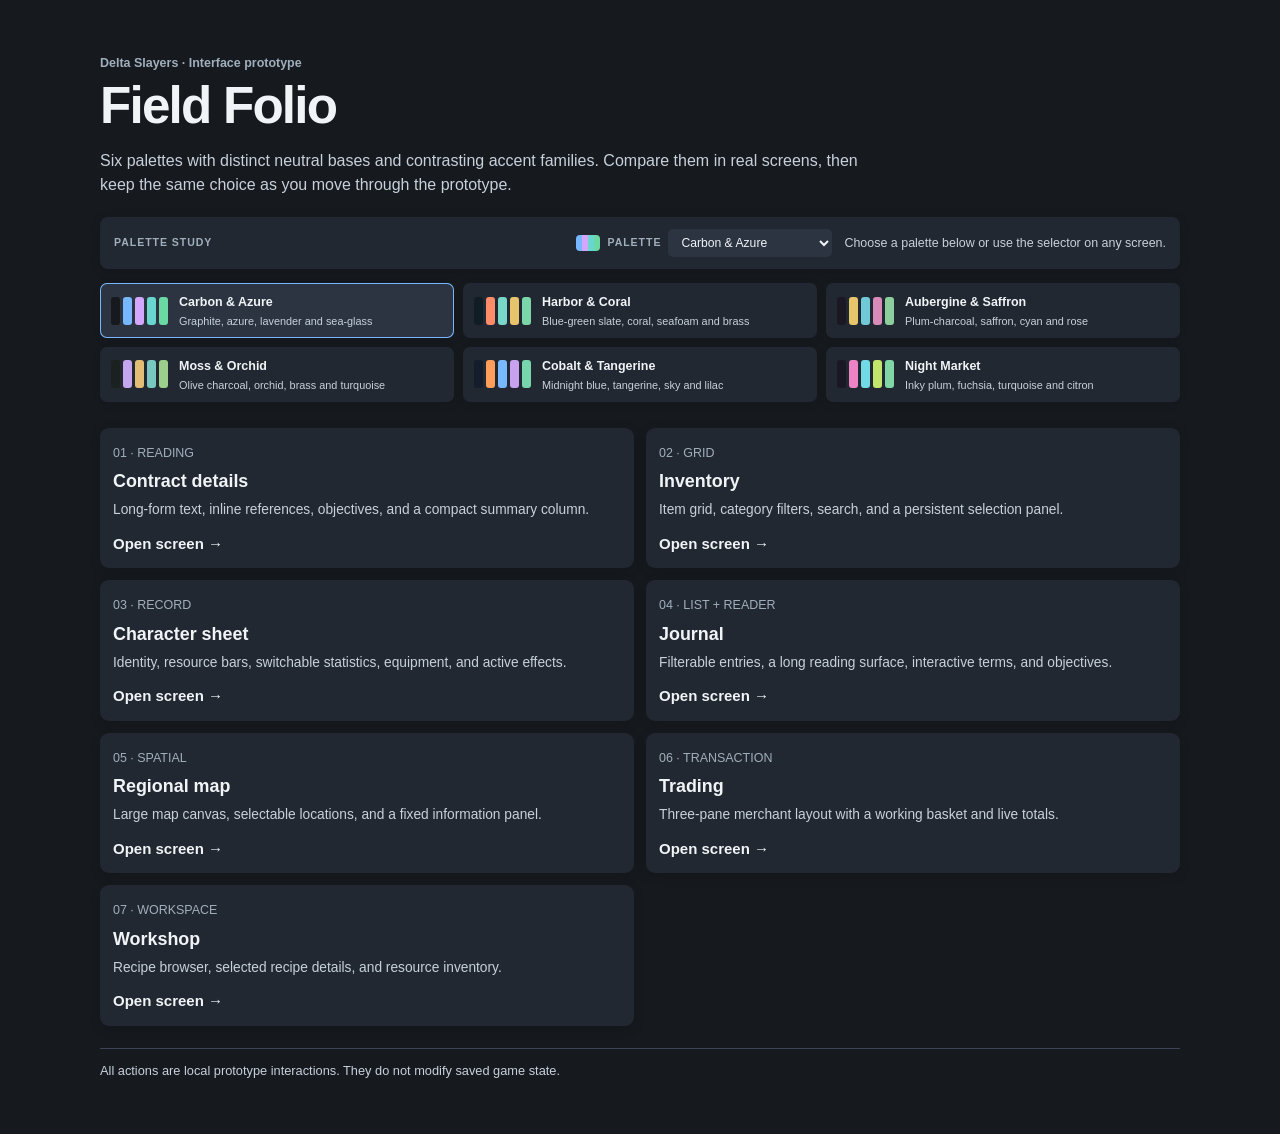
<file: designs/ui/index.html>
<!doctype html>
<html lang="en">
<head>
  <meta charset="utf-8">
  <meta name="viewport" content="width=device-width, initial-scale=1">
  <meta name="theme-color" content="#1b2024">
  <title>Delta Slayers — UI prototype</title>
  <link rel="stylesheet" href="styles.css">
  <script src="palette.js" defer></script>
</head>
<body>
  <main class="gallery-shell">
    <header class="gallery-header">
      <p class="eyebrow">Delta Slayers · Interface prototype</p>
      <h1>Field Folio</h1>
      <p>Six palettes with distinct neutral bases and contrasting accent families. Compare them in real screens, then keep the same choice as you move through the prototype.</p>
    </header>
    <div class="gallery-toolbar"><span class="gallery-note">Palette study</span><label class="palette-control"><span class="palette-label">Palette</span><select class="palette-select" data-palette-select aria-label="Prototype color palette"><option value="carbon">Carbon & Azure</option><option value="harbor">Harbor & Coral</option><option value="citrine">Aubergine & Saffron</option><option value="moss">Moss & Orchid</option><option value="cobalt">Cobalt & Tangerine</option><option value="night-market">Night Market</option></select></label><p>Choose a palette below or use the selector on any screen.</p></div>
    <div class="palette-gallery" role="group" aria-label="Choose a color palette">
  <button class="palette-option" type="button" data-palette-choice="carbon" aria-pressed="true">
    <span class="palette-option-swatches" aria-hidden="true"><i style="--swatch:#16191e"></i><i style="--swatch:#77b7ff"></i><i style="--swatch:#d4a7ff"></i><i style="--swatch:#69d7d0"></i><i style="--swatch:#6ad9a3"></i></span>
    <span class="palette-option-copy"><strong>Carbon & Azure</strong><small>Graphite, azure, lavender and sea-glass</small></span>
  </button>
  <button class="palette-option" type="button" data-palette-choice="harbor" aria-pressed="false">
    <span class="palette-option-swatches" aria-hidden="true"><i style="--swatch:#111d25"></i><i style="--swatch:#ff8c69"></i><i style="--swatch:#79d7ca"></i><i style="--swatch:#e7c46c"></i><i style="--swatch:#7bd6aa"></i></span>
    <span class="palette-option-copy"><strong>Harbor & Coral</strong><small>Blue-green slate, coral, seafoam and brass</small></span>
  </button>
  <button class="palette-option" type="button" data-palette-choice="citrine" aria-pressed="false">
    <span class="palette-option-swatches" aria-hidden="true"><i style="--swatch:#1c1823"></i><i style="--swatch:#e5c66a"></i><i style="--swatch:#70c9d6"></i><i style="--swatch:#d88bb9"></i><i style="--swatch:#8ccf9c"></i></span>
    <span class="palette-option-copy"><strong>Aubergine & Saffron</strong><small>Plum-charcoal, saffron, cyan and rose</small></span>
  </button>
  <button class="palette-option" type="button" data-palette-choice="moss" aria-pressed="false">
    <span class="palette-option-swatches" aria-hidden="true"><i style="--swatch:#1b211e"></i><i style="--swatch:#c3a6ee"></i><i style="--swatch:#e1bd76"></i><i style="--swatch:#78c8c1"></i><i style="--swatch:#9ccf8c"></i></span>
    <span class="palette-option-copy"><strong>Moss & Orchid</strong><small>Olive charcoal, orchid, brass and turquoise</small></span>
  </button>
  <button class="palette-option" type="button" data-palette-choice="cobalt" aria-pressed="false">
    <span class="palette-option-swatches" aria-hidden="true"><i style="--swatch:#141d2b"></i><i style="--swatch:#ff9e5b"></i><i style="--swatch:#78b8ff"></i><i style="--swatch:#c8a2ef"></i><i style="--swatch:#78d6ad"></i></span>
    <span class="palette-option-copy"><strong>Cobalt & Tangerine</strong><small>Midnight blue, tangerine, sky and lilac</small></span>
  </button>
  <button class="palette-option" type="button" data-palette-choice="night-market" aria-pressed="false">
    <span class="palette-option-swatches" aria-hidden="true"><i style="--swatch:#1b1825"></i><i style="--swatch:#ed83c4"></i><i style="--swatch:#72d9e6"></i><i style="--swatch:#c3e56b"></i><i style="--swatch:#80d7a5"></i></span>
    <span class="palette-option-copy"><strong>Night Market</strong><small>Inky plum, fuchsia, turquoise and citron</small></span>
  </button>
</div>
    <nav class="screen-grid" aria-label="Prototype screens">
      <a class="screen-card" href="screens/contract.html"><div><span>01 · READING</span><h2>Contract details</h2><p>Long-form text, inline references, objectives, and a compact summary column.</p></div><strong>Open screen →</strong></a>
      <a class="screen-card" href="screens/inventory.html"><div><span>02 · GRID</span><h2>Inventory</h2><p>Item grid, category filters, search, and a persistent selection panel.</p></div><strong>Open screen →</strong></a>
      <a class="screen-card" href="screens/character.html"><div><span>03 · RECORD</span><h2>Character sheet</h2><p>Identity, resource bars, switchable statistics, equipment, and active effects.</p></div><strong>Open screen →</strong></a>
      <a class="screen-card" href="screens/journal.html"><div><span>04 · LIST + READER</span><h2>Journal</h2><p>Filterable entries, a long reading surface, interactive terms, and objectives.</p></div><strong>Open screen →</strong></a>
      <a class="screen-card" href="screens/map.html"><div><span>05 · SPATIAL</span><h2>Regional map</h2><p>Large map canvas, selectable locations, and a fixed information panel.</p></div><strong>Open screen →</strong></a>
      <a class="screen-card" href="screens/trade.html"><div><span>06 · TRANSACTION</span><h2>Trading</h2><p>Three-pane merchant layout with a working basket and live totals.</p></div><strong>Open screen →</strong></a>
      <a class="screen-card" href="screens/workshop.html"><div><span>07 · WORKSPACE</span><h2>Workshop</h2><p>Recipe browser, selected recipe details, and resource inventory.</p></div><strong>Open screen →</strong></a>
    </nav>
    <footer class="gallery-footer">All actions are local prototype interactions. They do not modify saved game state.</footer>
  </main>
</body>
</html>
</file>
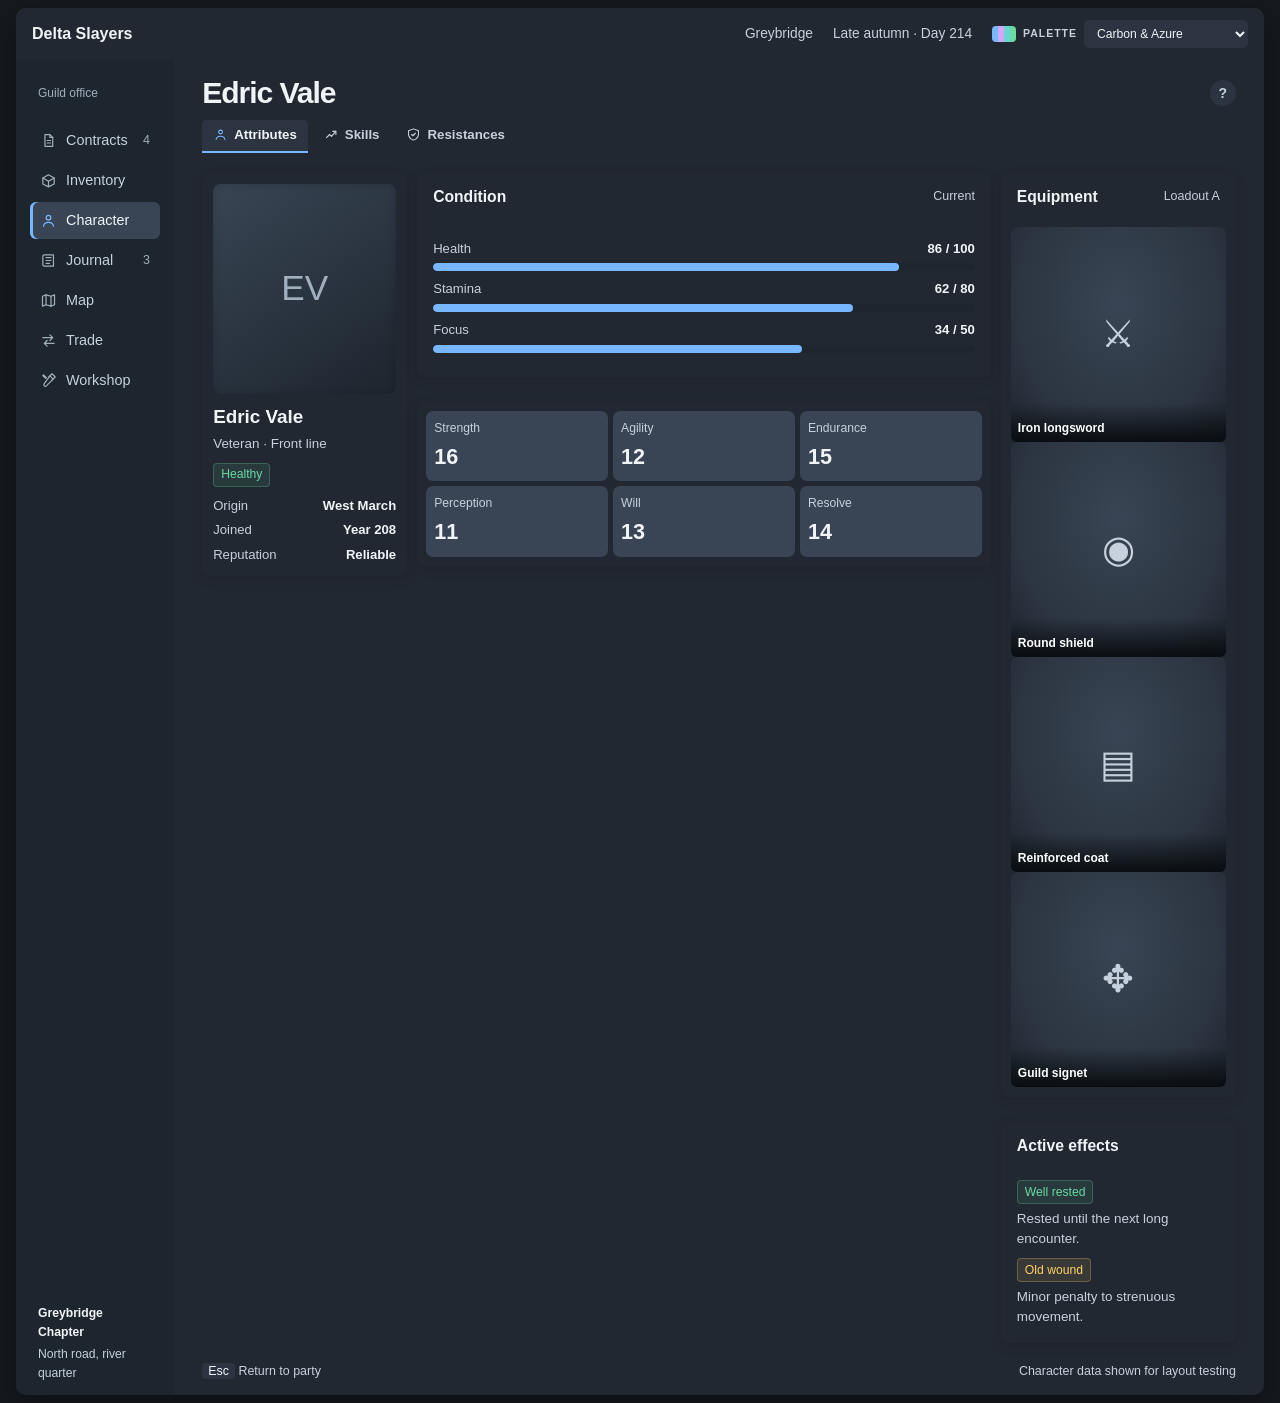
<file: designs/ui/screens/character.html>
<!doctype html>
<html lang="en">
<head>
  <meta charset="utf-8">
  <meta name="viewport" content="width=device-width, initial-scale=1">
  <meta name="theme-color" content="#1b2024">
  <title>Edric Vale — Delta Slayers</title>
  <link rel="stylesheet" href="../styles.css">
  <script src="../interaction.js" defer></script>
  <script src="../palette.js" defer></script>
</head>
<body>
  <div class="app-shell">
    <header class="topbar">
      <a class="brand" href="../index.html">Delta Slayers</a>
      <div class="top-meta"><span>Greybridge</span><span>Late autumn · Day 214</span><label class="palette-control"><span class="palette-label">Palette</span><select class="palette-select" data-palette-select aria-label="Prototype color palette"><option value="carbon">Carbon & Azure</option><option value="harbor">Harbor & Coral</option><option value="citrine">Aubergine & Saffron</option><option value="moss">Moss & Orchid</option><option value="cobalt">Cobalt & Tangerine</option><option value="night-market">Night Market</option></select></label></div>
    </header>
    <div class="app-layout">
      <nav class="rail" aria-label="Main navigation">
        <p class="rail-caption">Guild office</p>
        <a class="nav-item" href="contract.html"><svg class="ui-icon nav-icon" viewBox="0 0 24 24" aria-hidden="true"><path d="M7 3.75h7l4 4v12.5H7z"/><path d="M14 3.75v4h4M10 12h5M10 15.5h5"/></svg><span class="nav-label">Contracts</span><span class="nav-count">4</span></a>
        <a class="nav-item" href="inventory.html"><svg class="ui-icon nav-icon" viewBox="0 0 24 24" aria-hidden="true"><path d="M4 8.5 12 4l8 4.5-8 4.5z"/><path d="M4 8.5V17l8 4 8-4V8.5M12 13v8"/></svg><span class="nav-label">Inventory</span></a>
        <a class="nav-item active" href="character.html" aria-current="page"><svg class="ui-icon nav-icon" viewBox="0 0 24 24" aria-hidden="true"><circle cx="12" cy="8" r="3.25"/><path d="M5 20c.5-3.5 2.8-5.25 7-5.25s6.5 1.75 7 5.25"/></svg><span class="nav-label">Character</span></a>
        <a class="nav-item" href="journal.html"><svg class="ui-icon nav-icon" viewBox="0 0 24 24" aria-hidden="true"><path d="M6 4h13v16H6a2 2 0 0 1-2-2V6a2 2 0 0 1 2-2z"/><path d="M8.5 8h7M8.5 12h7M8.5 16h5"/></svg><span class="nav-label">Journal</span><span class="nav-count">3</span></a>
        <a class="nav-item" href="map.html"><svg class="ui-icon nav-icon" viewBox="0 0 24 24" aria-hidden="true"><path d="m3.5 6 5-2 7 2 5-2v14l-5 2-7-2-5 2z"/><path d="M8.5 4v14M15.5 6v14"/></svg><span class="nav-label">Map</span></a>
        <a class="nav-item" href="trade.html"><svg class="ui-icon nav-icon" viewBox="0 0 24 24" aria-hidden="true"><path d="M4 8h14M14 4l4 4-4 4M20 16H6M10 12l-4 4 4 4"/></svg><span class="nav-label">Trade</span></a>
        <a class="nav-item" href="workshop.html"><svg class="ui-icon nav-icon" viewBox="0 0 24 24" aria-hidden="true"><path d="M14 5.5 18.5 10 9 19.5a2.1 2.1 0 0 1-3-3z"/><path d="m12.5 7 4.5-4.5 4.5 4.5L17 11.5M5 4l4 4M4 5l4 4"/></svg><span class="nav-label">Workshop</span></a>
        <div class="rail-note"><strong>Greybridge Chapter</strong>North road, river quarter</div>
      </nav>
      <main class="workspace">
        <header class="page-heading">
          <div class="page-heading-row">
            <h1>Edric Vale</h1>
            <button class="screen-help" type="button" data-entry-trigger="screen-help-character" data-hover-only aria-label="About character"><span aria-hidden="true">?</span></button>
          </div>
          <nav class="screen-pages" role="tablist" aria-label="Character sections" data-tab-group="character">
            <button class="tab-button screen-page active" type="button" role="tab" aria-selected="true" data-tab="attributes"><svg class="ui-icon tab-icon" viewBox="0 0 24 24" aria-hidden="true"><circle cx="12" cy="8" r="3"/><path d="M5 20c.5-3.5 2.8-5.25 7-5.25s6.5 1.75 7 5.25"/></svg><span>Attributes</span></button>
            <button class="tab-button screen-page" type="button" role="tab" aria-selected="false" data-tab="skills"><svg class="ui-icon tab-icon" viewBox="0 0 24 24" aria-hidden="true"><path d="m4 17 5-5 3 3 7-8"/><path d="M14 7h5v5"/></svg><span>Skills</span></button>
            <button class="tab-button screen-page" type="button" role="tab" aria-selected="false" data-tab="resistances"><svg class="ui-icon tab-icon" viewBox="0 0 24 24" aria-hidden="true"><path d="M12 3 20 6v5c0 5-3.2 8-8 10-4.8-2-8-5-8-10V6z"/><path d="m9 12 2 2 4-4"/></svg><span>Resistances</span></button>
          </nav>
        </header>
<div class="character-layout">
  <section class="panel identity-card">
    <div class="portrait-placeholder" aria-label="Portrait placeholder">EV</div>
    <div><h2>Edric Vale</h2><p class="role">Veteran · Front line</p><span class="pill available">Healthy</span></div>
    <div class="identity-meta">
      <div><span>Origin</span><strong>West March</strong></div>
      <div><span>Joined</span><strong>Year 208</strong></div>
      <div><span>Reputation</span><strong>Reliable</strong></div>
    </div>
  </section>
  <div class="stack">
    <section class="panel">
      <header class="panel-head"><h2>Condition</h2><span class="panel-heading-side">Current</span></header>
      <div class="panel-body">
        <div class="bar-row"><div class="bar-label"><span>Health</span><strong>86 / 100</strong></div><div class="meter"><span style="width:86%"></span></div></div>
        <div class="bar-row"><div class="bar-label"><span>Stamina</span><strong>62 / 80</strong></div><div class="meter"><span style="width:77.5%"></span></div></div>
        <div class="bar-row"><div class="bar-label"><span>Focus</span><strong>34 / 50</strong></div><div class="meter"><span style="width:68%"></span></div></div>
      </div>
    </section>
    <section class="panel">
      <section class="tab-panel" role="tabpanel" data-tab-panel-group="character" data-tab-panel="attributes">
        <div class="stat-grid">
          <div class="stat-cell"><span>Strength</span><strong>16</strong></div><div class="stat-cell"><span>Agility</span><strong>12</strong></div><div class="stat-cell"><span>Endurance</span><strong>15</strong></div>
          <div class="stat-cell"><span>Perception</span><strong>11</strong></div><div class="stat-cell"><span>Will</span><strong>13</strong></div><div class="stat-cell"><span>Resolve</span><strong>14</strong></div>
        </div>
      </section>
      <section class="tab-panel" role="tabpanel" data-tab-panel-group="character" data-tab-panel="skills" hidden>
        <div class="fact-list" style="padding:0">
          <div class="fact-row"><dt>One-handed weapons</dt><dd>Expert · 74</dd></div><div class="fact-row"><dt>Shield use</dt><dd>Advanced · 61</dd></div><div class="fact-row"><dt>Tracking</dt><dd>Trained · 38</dd></div><div class="fact-row"><dt>First aid</dt><dd>Trained · 35</dd></div><div class="fact-row"><dt>Negotiation</dt><dd>Novice · 19</dd></div>
        </div>
      </section>
      <section class="tab-panel" role="tabpanel" data-tab-panel-group="character" data-tab-panel="resistances" hidden>
        <div class="resistance-list">
          <div class="resistance-row"><span>Physical</span><strong>18%</strong></div><div class="resistance-row"><span>Fire</span><strong>5%</strong></div><div class="resistance-row"><span>Cold</span><strong>12%</strong></div><div class="resistance-row"><span>Poison</span><strong>8%</strong></div><div class="resistance-row"><span>Bleeding</span><strong>15%</strong></div><div class="resistance-row"><span>Fear</span><strong>10%</strong></div>
        </div>
      </section>
    </section>
  </div>
  <aside class="stack">
    <section class="panel">
      <header class="panel-head"><h2>Equipment</h2><span class="panel-heading-side">Loadout A</span></header>
      <div class="equipment-grid"><button class="item-display" type="button" data-item-inspect data-item-key="iron-longsword" data-item-title="Iron longsword" data-item-meta="Weapon · One-handed · 3.2 kg" data-item-description="A serviceable guild issue blade with a recently sharpened edge." data-item-facts="Condition|Good;Durability|81 / 100;Value|24 crowns" aria-label="Inspect Iron longsword"><span class="item-image" aria-hidden="true">⚔</span><span class="item-caption"><span class="item-name">Iron longsword</span></span></button><button class="item-display" type="button" data-item-inspect data-item-key="round-shield" data-item-title="Round shield" data-item-meta="Off-hand · 4.8 kg" data-item-description="A small iron-rimmed shield with a repaired central boss." data-item-facts="Condition|Worn;Durability|69 / 100;Value|16 crowns" aria-label="Inspect Round shield"><span class="item-image" aria-hidden="true">◉</span><span class="item-caption"><span class="item-name">Round shield</span></span></button><button class="item-display" type="button" data-item-inspect data-item-key="reinforced-coat" data-item-title="Reinforced coat" data-item-meta="Body armour · 6.1 kg" data-item-description="Layered leather with iron plates beneath the outer panels." data-item-facts="Condition|Good;Durability|76 / 100;Value|31 crowns" aria-label="Inspect Reinforced coat"><span class="item-image" aria-hidden="true">▤</span><span class="item-caption"><span class="item-name">Reinforced coat</span></span></button><button class="item-display" type="button" data-item-inspect data-item-key="guild-signet" data-item-title="Guild signet" data-item-meta="Accessory · Insignia" data-item-description="A signet issued to members of the Greybridge chapter." data-item-facts="Condition|Good;Value|Not for sale" aria-label="Inspect Guild signet"><span class="item-image" aria-hidden="true">✥</span><span class="item-caption"><span class="item-name">Guild signet</span></span></button></div>
    </section>
    <section class="panel">
      <header class="panel-head"><h2>Active effects</h2></header>
      <div class="panel-body stack">
        <div><span class="pill available">Well rested</span><p class="panel-note" style="margin-top:5px">Rested until the next long encounter.</p></div>
        <div><span class="pill warning">Old wound</span><p class="panel-note" style="margin-top:5px">Minor penalty to strenuous movement.</p></div>
      </div>
    </section>
  </aside>
</div>
<footer class="page-footer"><span><span class="keycap">Esc</span> Return to party</span><span>Character data shown for layout testing</span></footer>
      </main>
    </div>
  </div>
</body>
</html>
</file>
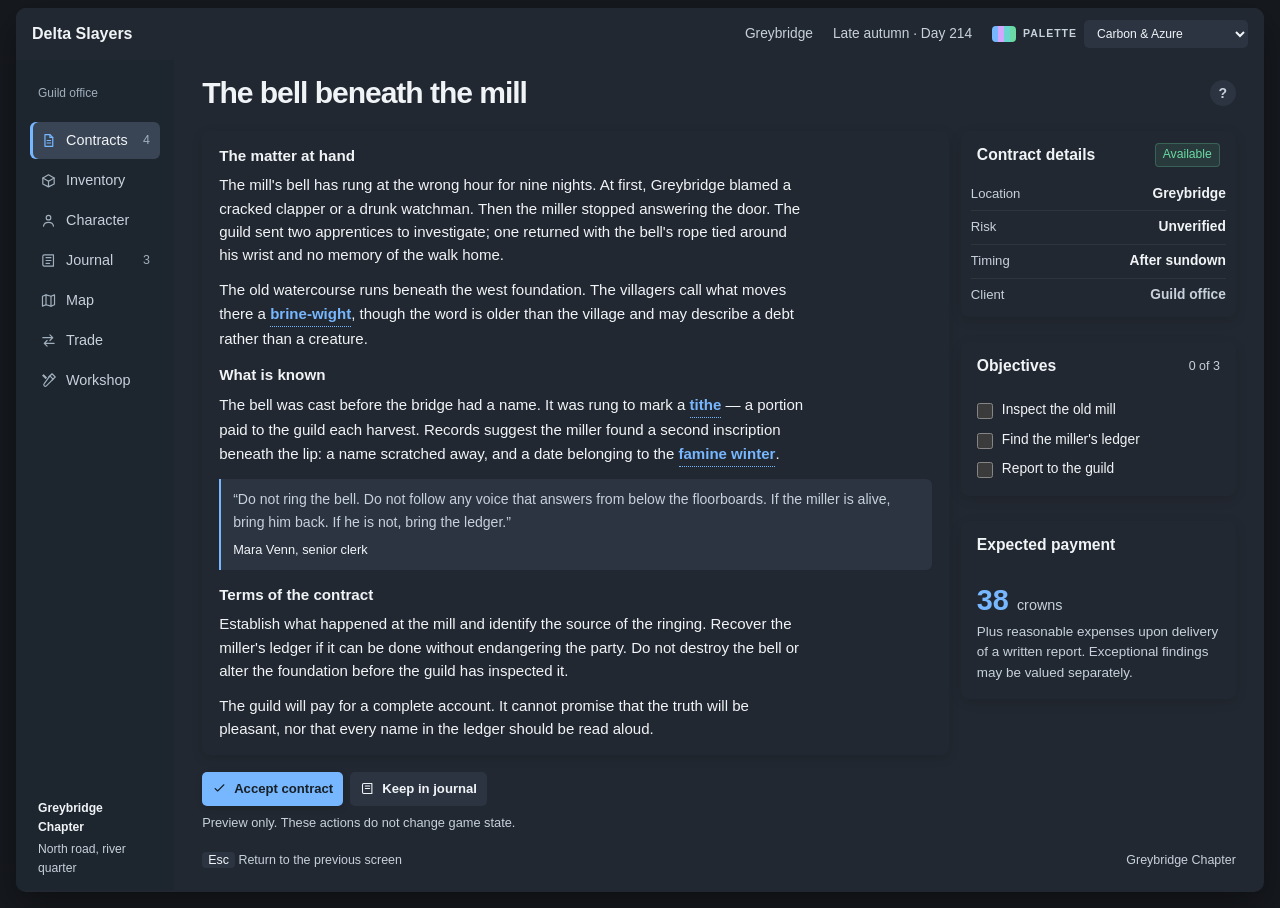
<file: designs/ui/screens/contract.html>
<!doctype html>
<html lang="en">
<head>
  <meta charset="utf-8">
  <meta name="viewport" content="width=device-width, initial-scale=1">
  <meta name="theme-color" content="#1b2024">
  <title>The bell beneath the mill — Delta Slayers</title>
  <link rel="stylesheet" href="../styles.css">
  <script src="../interaction.js" defer></script>
  <script src="../palette.js" defer></script>
</head>
<body>
  <div class="app-shell">
    <header class="topbar">
      <a class="brand" href="../index.html">Delta Slayers</a>
      <div class="top-meta"><span>Greybridge</span><span>Late autumn · Day 214</span><label class="palette-control"><span class="palette-label">Palette</span><select class="palette-select" data-palette-select aria-label="Prototype color palette"><option value="carbon">Carbon & Azure</option><option value="harbor">Harbor & Coral</option><option value="citrine">Aubergine & Saffron</option><option value="moss">Moss & Orchid</option><option value="cobalt">Cobalt & Tangerine</option><option value="night-market">Night Market</option></select></label></div>
    </header>
    <div class="app-layout">
      <nav class="rail" aria-label="Main navigation">
        <p class="rail-caption">Guild office</p>
        <a class="nav-item active" href="contract.html" aria-current="page"><svg class="ui-icon nav-icon" viewBox="0 0 24 24" aria-hidden="true"><path d="M7 3.75h7l4 4v12.5H7z"/><path d="M14 3.75v4h4M10 12h5M10 15.5h5"/></svg><span class="nav-label">Contracts</span><span class="nav-count">4</span></a>
        <a class="nav-item" href="inventory.html"><svg class="ui-icon nav-icon" viewBox="0 0 24 24" aria-hidden="true"><path d="M4 8.5 12 4l8 4.5-8 4.5z"/><path d="M4 8.5V17l8 4 8-4V8.5M12 13v8"/></svg><span class="nav-label">Inventory</span></a>
        <a class="nav-item" href="character.html"><svg class="ui-icon nav-icon" viewBox="0 0 24 24" aria-hidden="true"><circle cx="12" cy="8" r="3.25"/><path d="M5 20c.5-3.5 2.8-5.25 7-5.25s6.5 1.75 7 5.25"/></svg><span class="nav-label">Character</span></a>
        <a class="nav-item" href="journal.html"><svg class="ui-icon nav-icon" viewBox="0 0 24 24" aria-hidden="true"><path d="M6 4h13v16H6a2 2 0 0 1-2-2V6a2 2 0 0 1 2-2z"/><path d="M8.5 8h7M8.5 12h7M8.5 16h5"/></svg><span class="nav-label">Journal</span><span class="nav-count">3</span></a>
        <a class="nav-item" href="map.html"><svg class="ui-icon nav-icon" viewBox="0 0 24 24" aria-hidden="true"><path d="m3.5 6 5-2 7 2 5-2v14l-5 2-7-2-5 2z"/><path d="M8.5 4v14M15.5 6v14"/></svg><span class="nav-label">Map</span></a>
        <a class="nav-item" href="trade.html"><svg class="ui-icon nav-icon" viewBox="0 0 24 24" aria-hidden="true"><path d="M4 8h14M14 4l4 4-4 4M20 16H6M10 12l-4 4 4 4"/></svg><span class="nav-label">Trade</span></a>
        <a class="nav-item" href="workshop.html"><svg class="ui-icon nav-icon" viewBox="0 0 24 24" aria-hidden="true"><path d="M14 5.5 18.5 10 9 19.5a2.1 2.1 0 0 1-3-3z"/><path d="m12.5 7 4.5-4.5 4.5 4.5L17 11.5M5 4l4 4M4 5l4 4"/></svg><span class="nav-label">Workshop</span></a>
        <div class="rail-note"><strong>Greybridge Chapter</strong>North road, river quarter</div>
      </nav>
      <main class="workspace">
        <header class="page-heading">
          <div class="page-heading-row">
            <h1>The bell beneath the mill</h1>
            <button class="screen-help" type="button" data-entry-trigger="screen-help-contract" data-hover-only aria-label="About contract"><span aria-hidden="true">?</span></button>
          </div>
        </header>
<div class="columns columns-main-side">
  <article class="panel reading-panel" aria-label="Contract description">
    <section class="reading-section">
      <h2>The matter at hand</h2>
      <p>The mill's bell has rung at the wrong hour for nine nights. At first, Greybridge blamed a cracked clapper or a drunk watchman. Then the miller stopped answering the door. The guild sent two apprentices to investigate; one returned with the bell's rope tied around his wrist and no memory of the walk home.</p>
      <p>The old watercourse runs beneath the west foundation. The villagers call what moves there a <button class="term" type="button" data-entry-trigger="brine-wight">brine-wight</button>, though the word is older than the village and may describe a debt rather than a creature.</p>
    </section>
    <section class="reading-section">
      <h2>What is known</h2>
      <p>The bell was cast before the bridge had a name. It was rung to mark a <button class="term" type="button" data-entry-trigger="tithe">tithe</button> — a portion paid to the guild each harvest. Records suggest the miller found a second inscription beneath the lip: a name scratched away, and a date belonging to the <button class="term" type="button" data-entry-trigger="famine-winter">famine winter</button>.</p>
      <blockquote class="quote">“Do not ring the bell. Do not follow any voice that answers from below the floorboards. If the miller is alive, bring him back. If he is not, bring the ledger.”<cite>Mara Venn, senior clerk</cite></blockquote>
    </section>
    <section class="reading-section">
      <h2>Terms of the contract</h2>
      <p>Establish what happened at the mill and identify the source of the ringing. Recover the miller's ledger if it can be done without endangering the party. Do not destroy the bell or alter the foundation before the guild has inspected it.</p>
      <p>The guild will pay for a complete account. It cannot promise that the truth will be pleasant, nor that every name in the ledger should be read aloud.</p>
    </section>
  </article>
  <aside class="stack" aria-label="Contract summary">
    <section class="panel">
      <header class="panel-head"><h2>Contract details</h2><span class="pill available">Available</span></header>
      <dl class="fact-list">
        <div class="fact-row"><dt>Location</dt><dd>Greybridge</dd></div>
        <div class="fact-row"><dt>Risk</dt><dd>Unverified</dd></div>
        <div class="fact-row"><dt>Timing</dt><dd>After sundown</dd></div>
        <div class="fact-row"><dt>Client</dt><dd class="muted">Guild office</dd></div>
      </dl>
    </section>
    <section class="panel">
      <header class="panel-head"><h2>Objectives</h2><span class="panel-heading-side" data-check-count>0 of 3</span></header>
      <div class="panel-body">
        <ul class="check-list" data-checklist>
          <li><label class="check-row"><input type="checkbox">Inspect the old mill</label></li>
          <li><label class="check-row"><input type="checkbox">Find the miller's ledger</label></li>
          <li><label class="check-row"><input type="checkbox">Report to the guild</label></li>
        </ul>
      </div>
    </section>
    <section class="panel">
      <header class="panel-head"><h2>Expected payment</h2></header>
      <div class="panel-body"><p style="margin:0;color:var(--accent);font-size:1.8rem;font-weight:650">38 <span style="font-size:.9rem;color:var(--muted);font-weight:400">crowns</span></p><p class="panel-note">Plus reasonable expenses upon delivery of a written report. Exceptional findings may be valued separately.</p></div>
    </section>
  </aside>
</div>
<div class="action-row" data-action-scope>
  <button class="button primary" type="button" data-demo-action="Contract accepted — preview interaction only."><svg class="ui-icon button-icon" viewBox="0 0 24 24" aria-hidden="true"><path d="m5 12 4 4L19 6"/></svg><span>Accept contract</span></button>
  <button class="button" type="button" data-demo-action="Contract saved to your journal — preview interaction only."><svg class="ui-icon button-icon" viewBox="0 0 24 24" aria-hidden="true"><path d="M6 4h13v16H6a2 2 0 0 1-2-2V6a2 2 0 0 1 2-2z"/><path d="M8.5 8h7M8.5 12h7"/></svg><span>Keep in journal</span></button>
  <p class="action-feedback" data-action-feedback role="status" aria-live="polite">Preview only. These actions do not change game state.</p>
</div>
<footer class="page-footer"><span><span class="keycap">Esc</span> Return to the previous screen</span><span>Greybridge Chapter</span></footer>
      </main>
    </div>
  </div>
</body>
</html>
</file>
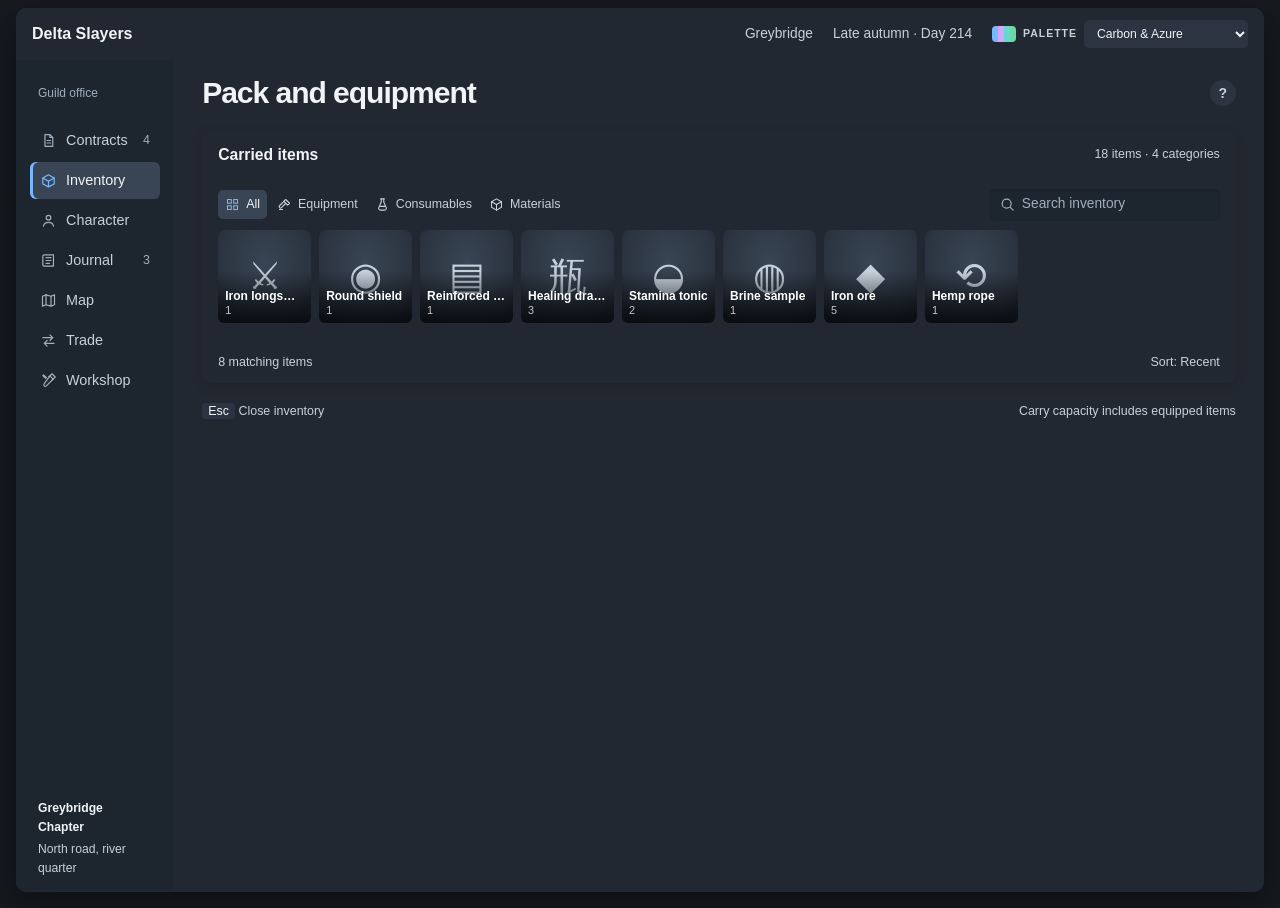
<file: designs/ui/screens/inventory.html>
<!doctype html>
<html lang="en">
<head>
  <meta charset="utf-8">
  <meta name="viewport" content="width=device-width, initial-scale=1">
  <meta name="theme-color" content="#1b2024">
  <title>Pack and equipment — Delta Slayers</title>
  <link rel="stylesheet" href="../styles.css">
  <script src="../interaction.js" defer></script>
  <script src="../palette.js" defer></script>
</head>
<body>
  <div class="app-shell">
    <header class="topbar">
      <a class="brand" href="../index.html">Delta Slayers</a>
      <div class="top-meta"><span>Greybridge</span><span>Late autumn · Day 214</span><label class="palette-control"><span class="palette-label">Palette</span><select class="palette-select" data-palette-select aria-label="Prototype color palette"><option value="carbon">Carbon & Azure</option><option value="harbor">Harbor & Coral</option><option value="citrine">Aubergine & Saffron</option><option value="moss">Moss & Orchid</option><option value="cobalt">Cobalt & Tangerine</option><option value="night-market">Night Market</option></select></label></div>
    </header>
    <div class="app-layout">
      <nav class="rail" aria-label="Main navigation">
        <p class="rail-caption">Guild office</p>
        <a class="nav-item" href="contract.html"><svg class="ui-icon nav-icon" viewBox="0 0 24 24" aria-hidden="true"><path d="M7 3.75h7l4 4v12.5H7z"/><path d="M14 3.75v4h4M10 12h5M10 15.5h5"/></svg><span class="nav-label">Contracts</span><span class="nav-count">4</span></a>
        <a class="nav-item active" href="inventory.html" aria-current="page"><svg class="ui-icon nav-icon" viewBox="0 0 24 24" aria-hidden="true"><path d="M4 8.5 12 4l8 4.5-8 4.5z"/><path d="M4 8.5V17l8 4 8-4V8.5M12 13v8"/></svg><span class="nav-label">Inventory</span></a>
        <a class="nav-item" href="character.html"><svg class="ui-icon nav-icon" viewBox="0 0 24 24" aria-hidden="true"><circle cx="12" cy="8" r="3.25"/><path d="M5 20c.5-3.5 2.8-5.25 7-5.25s6.5 1.75 7 5.25"/></svg><span class="nav-label">Character</span></a>
        <a class="nav-item" href="journal.html"><svg class="ui-icon nav-icon" viewBox="0 0 24 24" aria-hidden="true"><path d="M6 4h13v16H6a2 2 0 0 1-2-2V6a2 2 0 0 1 2-2z"/><path d="M8.5 8h7M8.5 12h7M8.5 16h5"/></svg><span class="nav-label">Journal</span><span class="nav-count">3</span></a>
        <a class="nav-item" href="map.html"><svg class="ui-icon nav-icon" viewBox="0 0 24 24" aria-hidden="true"><path d="m3.5 6 5-2 7 2 5-2v14l-5 2-7-2-5 2z"/><path d="M8.5 4v14M15.5 6v14"/></svg><span class="nav-label">Map</span></a>
        <a class="nav-item" href="trade.html"><svg class="ui-icon nav-icon" viewBox="0 0 24 24" aria-hidden="true"><path d="M4 8h14M14 4l4 4-4 4M20 16H6M10 12l-4 4 4 4"/></svg><span class="nav-label">Trade</span></a>
        <a class="nav-item" href="workshop.html"><svg class="ui-icon nav-icon" viewBox="0 0 24 24" aria-hidden="true"><path d="M14 5.5 18.5 10 9 19.5a2.1 2.1 0 0 1-3-3z"/><path d="m12.5 7 4.5-4.5 4.5 4.5L17 11.5M5 4l4 4M4 5l4 4"/></svg><span class="nav-label">Workshop</span></a>
        <div class="rail-note"><strong>Greybridge Chapter</strong>North road, river quarter</div>
      </nav>
      <main class="workspace">
        <header class="page-heading">
          <div class="page-heading-row">
            <h1>Pack and equipment</h1>
            <button class="screen-help" type="button" data-entry-trigger="screen-help-inventory" data-hover-only aria-label="About inventory"><span aria-hidden="true">?</span></button>
          </div>
        </header>
<div class="inventory-layout" data-selection-scope>
  <section class="panel" data-filter-scope data-selection-scope>
    <header class="panel-head"><h2>Carried items</h2><span class="panel-heading-side">18 items · 4 categories</span></header>
    <div class="panel-body">
      <div class="toolbar">
        <div class="filter-row">
          <button class="filter-button active" type="button" data-filter-value="all" aria-label="All items" ><svg class="ui-icon filter-icon" viewBox="0 0 24 24" aria-hidden="true"><path d="M4 4h6v6H4zM14 4h6v6h-6zM4 14h6v6H4zM14 14h6v6h-6z"/></svg><span>All</span></button>
          <button class="filter-button" type="button" data-filter-value="equipment" aria-label="Equipment" ><svg class="ui-icon filter-icon" viewBox="0 0 24 24" aria-hidden="true"><path d="m14 4 6 6-3 3-6-6z"/><path d="m11 7-7 7a2.1 2.1 0 0 0 3 3l7-7M4 20h5"/></svg><span>Equipment</span></button>
          <button class="filter-button" type="button" data-filter-value="consumable" aria-label="Consumables" ><svg class="ui-icon filter-icon" viewBox="0 0 24 24" aria-hidden="true"><path d="M9 3h6M10 3v5l-4 9a3 3 0 0 0 2.7 4h6.6A3 3 0 0 0 18 17l-4-9V3"/><path d="M8 15h8"/></svg><span>Consumables</span></button>
          <button class="filter-button" type="button" data-filter-value="material" aria-label="Materials" ><svg class="ui-icon filter-icon" viewBox="0 0 24 24" aria-hidden="true"><path d="m12 3 8 4.5v9L12 21l-8-4.5v-9z"/><path d="m4 7.5 8 4.5 8-4.5M12 12v9"/></svg><span>Materials</span></button>
        </div>
        <label class="search-wrap"><svg class="ui-icon" viewBox="0 0 24 24" aria-hidden="true"><circle cx="10.8" cy="10.8" r="6.3"/><path d="m16 16 4 4"/></svg><input class="search-input" type="search" placeholder="Search inventory" aria-label="Search inventory" data-filter-search></label>
      </div>
      <div class="item-grid">
        <button class="item-display item-tile selectable" type="button" data-filter-item data-category="equipment" data-search="iron longsword weapon" data-select-item data-item-inspect data-selection-target="#inventory-detail" data-item-title="Iron longsword" data-item-meta="Weapon · One-handed · 3.2 kg" data-item-description="A serviceable guild issue blade. The edge has been sharpened recently; the leather wrap is worn but secure." data-item-facts="Condition|Good;Value|24 crowns;Durability|81 / 100" data-item-visual="⚔">
          <span class="item-image" aria-hidden="true">⚔</span><span class="item-caption"><span class="item-name">Iron longsword</span><span class="item-quantity">1</span></span>
        </button>
        <button class="item-display item-tile selectable" type="button" data-filter-item data-category="equipment" data-search="round shield iron" data-select-item data-item-inspect data-selection-target="#inventory-detail" data-item-title="Round shield" data-item-meta="Off-hand · 4.8 kg" data-item-description="A small iron-rimmed shield with a repaired central boss. It is heavy, but the straps are intact." data-item-facts="Condition|Worn;Value|16 crowns;Durability|69 / 100" data-item-visual="◉">
          <span class="item-image" aria-hidden="true">◉</span><span class="item-caption"><span class="item-name">Round shield</span><span class="item-quantity">1</span></span>
        </button>
        <button class="item-display item-tile selectable" type="button" data-filter-item data-category="equipment" data-search="leather coat armour" data-select-item data-item-inspect data-selection-target="#inventory-detail" data-item-title="Reinforced coat" data-item-meta="Body armour · 6.1 kg" data-item-description="Layered leather with a few iron plates sewn beneath the outer panels. Provides modest protection without restricting movement." data-item-facts="Condition|Good;Value|31 crowns;Durability|76 / 100" data-item-visual="▤">
          <span class="item-image" aria-hidden="true">▤</span><span class="item-caption"><span class="item-name">Reinforced coat</span><span class="item-quantity">1</span></span>
        </button>
        <button class="item-display item-tile selectable" type="button" data-filter-item data-category="consumable" data-search="healing draught potion" data-select-item data-item-inspect data-selection-target="#inventory-detail" data-item-title="Healing draught" data-item-meta="Consumable · 0.4 kg" data-item-description="A bitter herbal preparation. Restores a moderate amount of health when consumed." data-item-facts="Contents|Full;Value|18 crowns;Stack|3" data-item-visual="瓶">
          <span class="item-image" aria-hidden="true">瓶</span><span class="item-caption"><span class="item-name">Healing draught</span><span class="item-quantity">3</span></span>
        </button>
        <button class="item-display item-tile selectable" type="button" data-filter-item data-category="consumable" data-search="stamina tonic" data-select-item data-item-inspect data-selection-target="#inventory-detail" data-item-title="Stamina tonic" data-item-meta="Consumable · 0.3 kg" data-item-description="A sharp, warming tonic used to recover strength after prolonged exertion." data-item-facts="Contents|Full;Value|11 crowns;Stack|2" data-item-visual="◒">
          <span class="item-image" aria-hidden="true">◒</span><span class="item-caption"><span class="item-name">Stamina tonic</span><span class="item-quantity">2</span></span>
        </button>
        <button class="item-display item-tile selectable" type="button" data-filter-item data-category="material" data-search="brine sample vial" data-select-item data-item-inspect data-selection-target="#inventory-detail" data-item-title="Brine sample" data-item-meta="Material · Quest item · 0.2 kg" data-item-description="A sealed sample collected from the old watercourse. Its salt content has not yet been tested." data-item-facts="Seal|Intact;Value|Quest item;Stack|1" data-item-visual="◍">
          <span class="item-image" aria-hidden="true">◍</span><span class="item-caption"><span class="item-name">Brine sample</span><span class="item-quantity">1</span></span>
        </button>
        <button class="item-display item-tile selectable" type="button" data-filter-item data-category="material" data-search="iron ore" data-select-item data-item-inspect data-selection-target="#inventory-detail" data-item-title="Iron ore" data-item-meta="Material · 2.5 kg" data-item-description="A small bundle of low-grade ore. Useful for basic repairs or as a trade good." data-item-facts="Grade|Low;Value|3 crowns each;Stack|5" data-item-visual="◆">
          <span class="item-image" aria-hidden="true">◆</span><span class="item-caption"><span class="item-name">Iron ore</span><span class="item-quantity">5</span></span>
        </button>
        <button class="item-display item-tile selectable" type="button" data-filter-item data-category="material" data-search="hemp rope" data-select-item data-item-inspect data-selection-target="#inventory-detail" data-item-title="Hemp rope" data-item-meta="Material · Utility · 1.4 kg" data-item-description="Ten metres of rough rope. Strong enough for ordinary hauling and climbing." data-item-facts="Length|10 metres;Condition|Good;Value|6 crowns" data-item-visual="⟲">
          <span class="item-image" aria-hidden="true">⟲</span><span class="item-caption"><span class="item-name">Hemp rope</span><span class="item-quantity">1</span></span>
        </button>
      </div>
      <p class="empty-state" data-filter-empty hidden>No items match these filters.</p>
    </div>
    <footer class="panel-head"><span class="panel-heading-side" data-filter-count>8 matching items</span><span class="panel-heading-side">Sort: Recent</span></footer>
  </section>
  <aside class="panel" id="inventory-detail" aria-live="polite" data-detail-panel hidden>
    <header class="panel-head"><h2>Item details</h2><button class="detail-close" type="button" data-detail-close aria-label="Close item details">×</button></header>
    <div class="panel-body">
      <span class="item-visual item-detail-visual" data-selection-visual>⚔</span>
      <h2 class="selection-title" data-selection-title>Iron longsword</h2>
      <p class="inline-meta" data-selection-meta>Weapon · One-handed · 3.2 kg</p>
      <p class="selection-description" data-selection-description>A serviceable guild issue blade. The edge has been sharpened recently; the leather wrap is worn but secure.</p>
      <dl class="fact-list" data-selection-facts style="padding:0">
        <div class="fact-row"><dt>Condition</dt><dd>Good</dd></div>
        <div class="fact-row"><dt>Value</dt><dd>24 crowns</dd></div>
        <div class="fact-row"><dt>Durability</dt><dd>81 / 100</dd></div>
      </dl>
      <div class="detail-actions" data-action-scope>
        <button class="button primary" type="button" data-demo-action="Equipment state changed in this preview only."><svg class="ui-icon button-icon" viewBox="0 0 24 24" aria-hidden="true"><path d="m5 12 4 4L19 6"/></svg><span>Equip</span></button>
        <button class="button" type="button" data-demo-action="Item split preview opened."><svg class="ui-icon button-icon" viewBox="0 0 24 24" aria-hidden="true"><path d="M7 5v14M17 5v14M7 12h10"/></svg><span>Split</span></button>
        <button class="button" type="button" data-demo-action="Drop action previewed."><svg class="ui-icon button-icon" viewBox="0 0 24 24" aria-hidden="true"><path d="M12 3v12M7 10l5 5 5-5M5 20h14"/></svg><span>Drop</span></button>
        <p class="action-feedback" data-action-feedback role="status" aria-live="polite"></p>
      </div>
    </div>
  </aside>
</div>
<footer class="page-footer"><span><span class="keycap">Esc</span> Close inventory</span><span>Carry capacity includes equipped items</span></footer>
      </main>
    </div>
  </div>
</body>
</html>
</file>
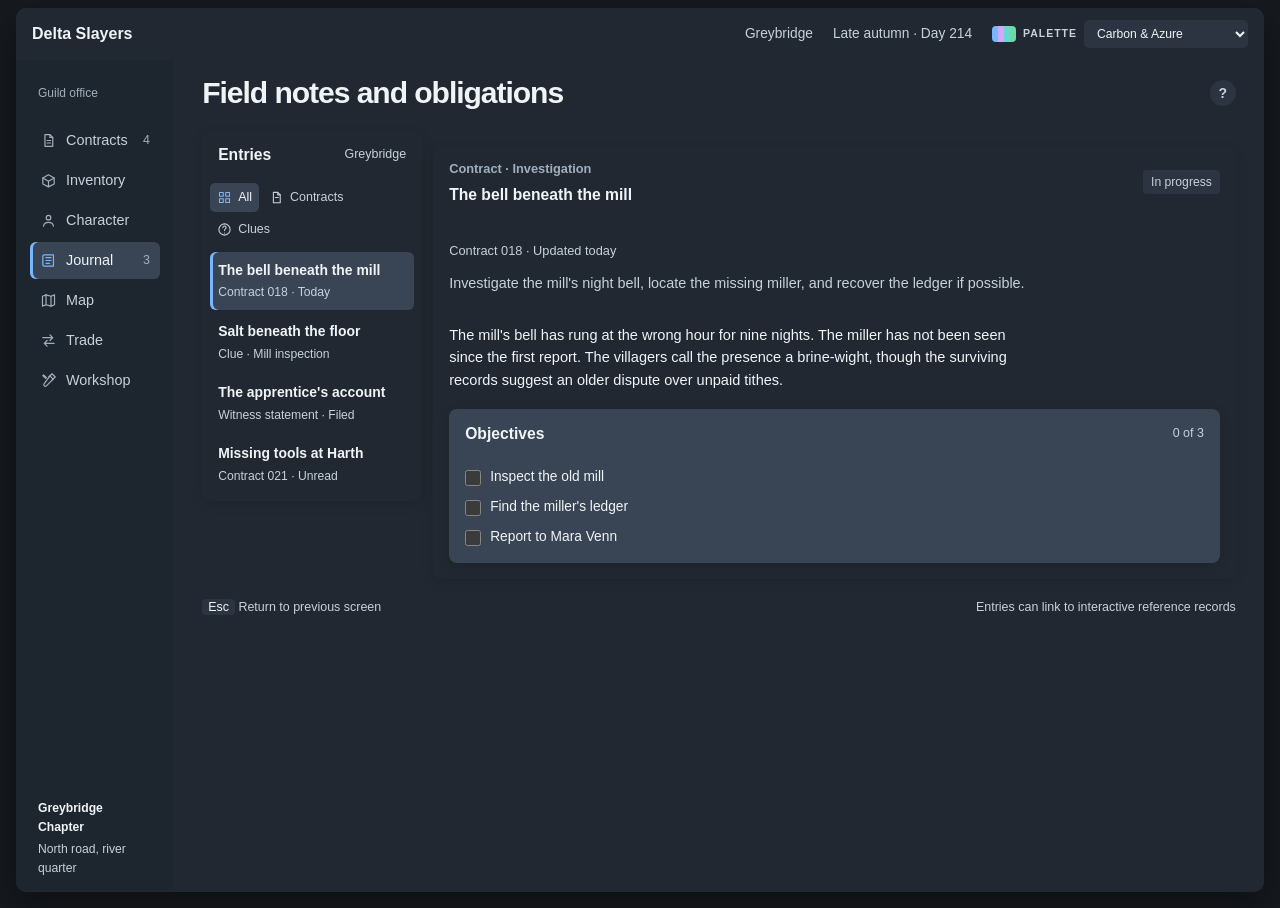
<file: designs/ui/screens/journal.html>
<!doctype html>
<html lang="en">
<head>
  <meta charset="utf-8">
  <meta name="viewport" content="width=device-width, initial-scale=1">
  <meta name="theme-color" content="#1b2024">
  <title>Field notes and obligations — Delta Slayers</title>
  <link rel="stylesheet" href="../styles.css">
  <script src="../interaction.js" defer></script>
  <script src="../palette.js" defer></script>
</head>
<body>
  <div class="app-shell">
    <header class="topbar">
      <a class="brand" href="../index.html">Delta Slayers</a>
      <div class="top-meta"><span>Greybridge</span><span>Late autumn · Day 214</span><label class="palette-control"><span class="palette-label">Palette</span><select class="palette-select" data-palette-select aria-label="Prototype color palette"><option value="carbon">Carbon & Azure</option><option value="harbor">Harbor & Coral</option><option value="citrine">Aubergine & Saffron</option><option value="moss">Moss & Orchid</option><option value="cobalt">Cobalt & Tangerine</option><option value="night-market">Night Market</option></select></label></div>
    </header>
    <div class="app-layout">
      <nav class="rail" aria-label="Main navigation">
        <p class="rail-caption">Guild office</p>
        <a class="nav-item" href="contract.html"><svg class="ui-icon nav-icon" viewBox="0 0 24 24" aria-hidden="true"><path d="M7 3.75h7l4 4v12.5H7z"/><path d="M14 3.75v4h4M10 12h5M10 15.5h5"/></svg><span class="nav-label">Contracts</span><span class="nav-count">4</span></a>
        <a class="nav-item" href="inventory.html"><svg class="ui-icon nav-icon" viewBox="0 0 24 24" aria-hidden="true"><path d="M4 8.5 12 4l8 4.5-8 4.5z"/><path d="M4 8.5V17l8 4 8-4V8.5M12 13v8"/></svg><span class="nav-label">Inventory</span></a>
        <a class="nav-item" href="character.html"><svg class="ui-icon nav-icon" viewBox="0 0 24 24" aria-hidden="true"><circle cx="12" cy="8" r="3.25"/><path d="M5 20c.5-3.5 2.8-5.25 7-5.25s6.5 1.75 7 5.25"/></svg><span class="nav-label">Character</span></a>
        <a class="nav-item active" href="journal.html" aria-current="page"><svg class="ui-icon nav-icon" viewBox="0 0 24 24" aria-hidden="true"><path d="M6 4h13v16H6a2 2 0 0 1-2-2V6a2 2 0 0 1 2-2z"/><path d="M8.5 8h7M8.5 12h7M8.5 16h5"/></svg><span class="nav-label">Journal</span><span class="nav-count">3</span></a>
        <a class="nav-item" href="map.html"><svg class="ui-icon nav-icon" viewBox="0 0 24 24" aria-hidden="true"><path d="m3.5 6 5-2 7 2 5-2v14l-5 2-7-2-5 2z"/><path d="M8.5 4v14M15.5 6v14"/></svg><span class="nav-label">Map</span></a>
        <a class="nav-item" href="trade.html"><svg class="ui-icon nav-icon" viewBox="0 0 24 24" aria-hidden="true"><path d="M4 8h14M14 4l4 4-4 4M20 16H6M10 12l-4 4 4 4"/></svg><span class="nav-label">Trade</span></a>
        <a class="nav-item" href="workshop.html"><svg class="ui-icon nav-icon" viewBox="0 0 24 24" aria-hidden="true"><path d="M14 5.5 18.5 10 9 19.5a2.1 2.1 0 0 1-3-3z"/><path d="m12.5 7 4.5-4.5 4.5 4.5L17 11.5M5 4l4 4M4 5l4 4"/></svg><span class="nav-label">Workshop</span></a>
        <div class="rail-note"><strong>Greybridge Chapter</strong>North road, river quarter</div>
      </nav>
      <main class="workspace">
        <header class="page-heading">
          <div class="page-heading-row">
            <h1>Field notes and obligations</h1>
            <button class="screen-help" type="button" data-entry-trigger="screen-help-journal" data-hover-only aria-label="About journal"><span aria-hidden="true">?</span></button>
          </div>
        </header>
<div class="journal-layout">
  <section class="panel" data-filter-scope data-selection-scope>
    <header class="panel-head"><h2>Entries</h2><span class="panel-heading-side">Greybridge</span></header>
    <div class="panel-body" style="padding:8px">
      <div class="filter-row" style="margin-bottom:8px">
        <button class="filter-button active" type="button" data-filter-value="all" aria-label="All"><svg class="ui-icon filter-icon" viewBox="0 0 24 24" aria-hidden="true"><path d="M4 4h6v6H4zM14 4h6v6h-6zM4 14h6v6H4zM14 14h6v6h-6z"/></svg><span>All</span></button><button class="filter-button" type="button" data-filter-value="contract" aria-label="Contracts"><svg class="ui-icon filter-icon" viewBox="0 0 24 24" aria-hidden="true"><path d="M7 3.75h7l4 4v12.5H7z"/><path d="M14 3.75v4h4M10 12h5"/></svg><span>Contracts</span></button><button class="filter-button" type="button" data-filter-value="clue" aria-label="Clues"><svg class="ui-icon filter-icon" viewBox="0 0 24 24" aria-hidden="true"><circle cx="12" cy="12" r="9"/><path d="M9.5 9a2.5 2.5 0 1 1 4.6 1.3c-.8 1-2.1 1.2-2.1 3.2M12 17.5h.01"/></svg><span>Clues</span></button>
      </div>
      <button class="journal-item selectable selected" type="button" data-filter-item data-category="contract" data-select-item data-selection-target="#journal-detail" data-item-content="The mill bell has rung at the wrong hour for nine nights. The miller has not been seen since the first report. The villagers call the presence a brine-wight, though the surviving records suggest an older dispute over unpaid tithes." data-item-kicker="Contract · Investigation" data-item-status="In progress" data-item-title="The bell beneath the mill" data-item-meta="Contract 018 · Updated today" data-item-description="Investigate the mill's night bell, locate the missing miller, and recover the ledger if possible.">
        <strong>The bell beneath the mill</strong><span>Contract 018 · Today</span>
      </button>
      <button class="journal-item selectable" type="button" data-filter-item data-category="clue" data-select-item data-selection-target="#journal-detail" data-item-content="Salt crust was found along the lower stones below the west foundation. The sample has a sharp mineral smell. It has not yet been tested against water from the public well." data-item-kicker="Clue · Material trace" data-item-status="Recorded" data-item-title="Salt beneath the floor" data-item-meta="Clue · Mill inspection" data-item-description="A damp trace was found below the western foundation. It has a sharp mineral smell and may be connected to the old channel.">
        <strong>Salt beneath the floor</strong><span>Clue · Mill inspection</span>
      </button>
      <button class="journal-item selectable" type="button" data-filter-item data-category="clue" data-select-item data-selection-target="#journal-detail" data-item-content="The apprentice remembers the bell rope tightening around his wrist. He heard a voice below the floorboards, then found himself outside the mill with no memory of leaving." data-item-kicker="Witness statement · Filed" data-item-status="Filed" data-item-title="The apprentice's account" data-item-meta="Witness statement · Filed" data-item-description="The returning apprentice remembers a rope, wet stone, and a voice beneath the mill. The rest of the walk is missing.">
        <strong>The apprentice's account</strong><span>Witness statement · Filed</span>
      </button>
      <button class="journal-item selectable" type="button" data-filter-item data-category="contract" data-select-item data-selection-target="#journal-detail" data-item-content="Three hoes, a mallet, and a full set of chisels are missing. The shed door was closed and the lock intact. No tracks were found in the mud behind the building." data-item-kicker="Contract · Investigation" data-item-status="Unread" data-item-title="Missing tools at Harth" data-item-meta="Contract 021 · Unread" data-item-description="A toolshed has been emptied without signs of forced entry. The owner suspects a neighbour, but no evidence supports the claim.">
        <strong>Missing tools at Harth</strong><span>Contract 021 · Unread</span>
      </button>
    </div>
  </section>
  <article class="panel" id="journal-detail" aria-live="polite">
    <header class="panel-head"><div><p class="entry-kicker" data-selection-kicker>Contract · Investigation</p><h2 data-selection-title>The bell beneath the mill</h2></div><span class="pill" data-selection-status>In progress</span></header>
    <div class="panel-body">
      <p class="inline-meta" data-selection-meta>Contract 018 · Updated today</p>
      <p class="entry-summary" data-selection-description>Investigate the mill's night bell, locate the missing miller, and recover the ledger if possible.</p>
      <div class="entry-body"><p data-selection-content>The mill's bell has rung at the wrong hour for nine nights. The miller has not been seen since the first report. The villagers call the presence a brine-wight, though the surviving records suggest an older dispute over unpaid tithes.</p></div>
      <section class="panel" style="margin-top:18px;background:var(--surface-raised)" data-checklist>
        <header class="panel-head"><h3>Objectives</h3><span class="panel-heading-side" data-check-count>0 of 3</span></header>
        <div class="panel-body">
          <ul class="check-list">
            <li><label class="check-row"><input type="checkbox">Inspect the old mill</label></li>
            <li><label class="check-row"><input type="checkbox">Find the miller's ledger</label></li>
            <li><label class="check-row"><input type="checkbox">Report to Mara Venn</label></li>
          </ul>
        </div>
      </section>
    </div>
  </article>
</div>
<footer class="page-footer"><span><span class="keycap">Esc</span> Return to previous screen</span><span>Entries can link to interactive reference records</span></footer>
      </main>
    </div>
  </div>
</body>
</html>
</file>
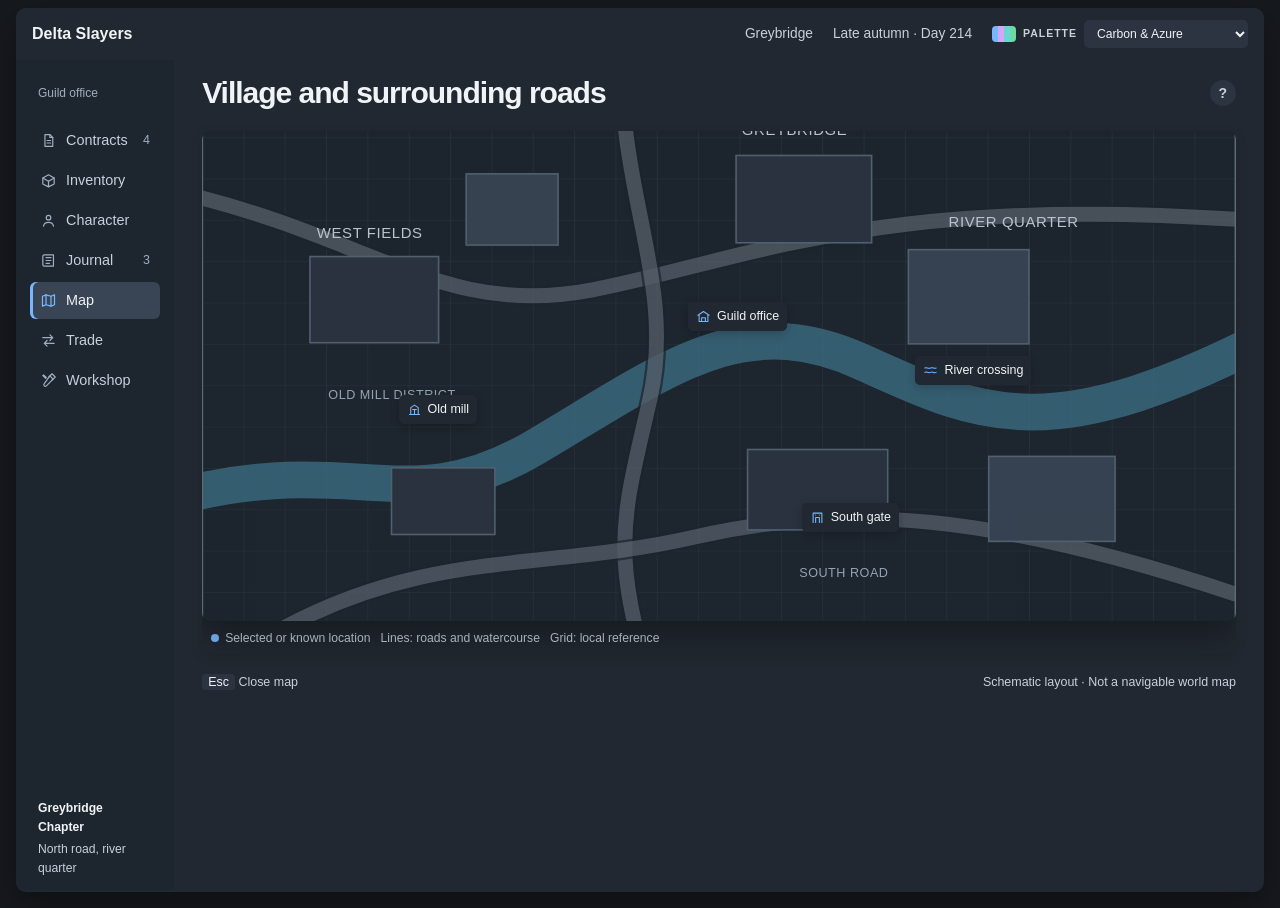
<file: designs/ui/screens/map.html>
<!doctype html>
<html lang="en">
<head>
  <meta charset="utf-8">
  <meta name="viewport" content="width=device-width, initial-scale=1">
  <meta name="theme-color" content="#1b2024">
  <title>Village and surrounding roads — Delta Slayers</title>
  <link rel="stylesheet" href="../styles.css">
  <script src="../interaction.js" defer></script>
  <script src="../palette.js" defer></script>
</head>
<body>
  <div class="app-shell">
    <header class="topbar">
      <a class="brand" href="../index.html">Delta Slayers</a>
      <div class="top-meta"><span>Greybridge</span><span>Late autumn · Day 214</span><label class="palette-control"><span class="palette-label">Palette</span><select class="palette-select" data-palette-select aria-label="Prototype color palette"><option value="carbon">Carbon & Azure</option><option value="harbor">Harbor & Coral</option><option value="citrine">Aubergine & Saffron</option><option value="moss">Moss & Orchid</option><option value="cobalt">Cobalt & Tangerine</option><option value="night-market">Night Market</option></select></label></div>
    </header>
    <div class="app-layout">
      <nav class="rail" aria-label="Main navigation">
        <p class="rail-caption">Guild office</p>
        <a class="nav-item" href="contract.html"><svg class="ui-icon nav-icon" viewBox="0 0 24 24" aria-hidden="true"><path d="M7 3.75h7l4 4v12.5H7z"/><path d="M14 3.75v4h4M10 12h5M10 15.5h5"/></svg><span class="nav-label">Contracts</span><span class="nav-count">4</span></a>
        <a class="nav-item" href="inventory.html"><svg class="ui-icon nav-icon" viewBox="0 0 24 24" aria-hidden="true"><path d="M4 8.5 12 4l8 4.5-8 4.5z"/><path d="M4 8.5V17l8 4 8-4V8.5M12 13v8"/></svg><span class="nav-label">Inventory</span></a>
        <a class="nav-item" href="character.html"><svg class="ui-icon nav-icon" viewBox="0 0 24 24" aria-hidden="true"><circle cx="12" cy="8" r="3.25"/><path d="M5 20c.5-3.5 2.8-5.25 7-5.25s6.5 1.75 7 5.25"/></svg><span class="nav-label">Character</span></a>
        <a class="nav-item" href="journal.html"><svg class="ui-icon nav-icon" viewBox="0 0 24 24" aria-hidden="true"><path d="M6 4h13v16H6a2 2 0 0 1-2-2V6a2 2 0 0 1 2-2z"/><path d="M8.5 8h7M8.5 12h7M8.5 16h5"/></svg><span class="nav-label">Journal</span><span class="nav-count">3</span></a>
        <a class="nav-item active" href="map.html" aria-current="page"><svg class="ui-icon nav-icon" viewBox="0 0 24 24" aria-hidden="true"><path d="m3.5 6 5-2 7 2 5-2v14l-5 2-7-2-5 2z"/><path d="M8.5 4v14M15.5 6v14"/></svg><span class="nav-label">Map</span></a>
        <a class="nav-item" href="trade.html"><svg class="ui-icon nav-icon" viewBox="0 0 24 24" aria-hidden="true"><path d="M4 8h14M14 4l4 4-4 4M20 16H6M10 12l-4 4 4 4"/></svg><span class="nav-label">Trade</span></a>
        <a class="nav-item" href="workshop.html"><svg class="ui-icon nav-icon" viewBox="0 0 24 24" aria-hidden="true"><path d="M14 5.5 18.5 10 9 19.5a2.1 2.1 0 0 1-3-3z"/><path d="m12.5 7 4.5-4.5 4.5 4.5L17 11.5M5 4l4 4M4 5l4 4"/></svg><span class="nav-label">Workshop</span></a>
        <div class="rail-note"><strong>Greybridge Chapter</strong>North road, river quarter</div>
      </nav>
      <main class="workspace">
        <header class="page-heading">
          <div class="page-heading-row">
            <h1>Village and surrounding roads</h1>
            <button class="screen-help" type="button" data-entry-trigger="screen-help-map" data-hover-only aria-label="About map"><span aria-hidden="true">?</span></button>
          </div>
        </header>
<div class="map-layout">
  <section class="panel">
    <div class="map-stage">
      <svg class="map-art" viewBox="0 0 900 560" preserveAspectRatio="xMidYMid slice" aria-label="Schematic map of Greybridge">
        <defs><pattern id="grid" width="36" height="36" patternUnits="userSpaceOnUse"><path d="M36 0H0V36" fill="none" class="map-gridline"/></pattern></defs>
        <rect width="900" height="560" fill="url(#grid)"/>
        <path class="map-water" d="M-40 390 C130 340 175 410 290 342 S470 220 575 268 S740 345 940 240"/>
        <path class="map-road-edge" d="M-20 120 C150 160 210 230 340 205 S590 120 920 145"/>
        <path class="map-road" d="M-20 120 C150 160 210 230 340 205 S590 120 920 145"/>
        <path class="map-road-edge" d="M370 -30 C350 100 415 190 390 300 S350 440 410 600"/>
        <path class="map-road" d="M370 -30 C350 100 415 190 390 300 S350 440 410 600"/>
        <path class="map-road-edge" d="M70 500 C200 430 300 450 430 420 S690 400 900 470"/>
        <path class="map-road" d="M70 500 C200 430 300 450 430 420 S690 400 900 470"/>
        <g><rect class="map-block" x="94" y="176" width="112" height="75"/><rect class="map-block alt" x="230" y="104" width="80" height="62"/><rect class="map-block" x="465" y="88" width="118" height="76"/><rect class="map-block alt" x="615" y="170" width="105" height="82"/><rect class="map-block" x="475" y="344" width="122" height="70"/><rect class="map-block alt" x="685" y="350" width="110" height="74"/><rect class="map-block" x="165" y="360" width="90" height="58"/></g>
        <g><text class="map-label" x="100" y="160">WEST FIELDS</text><text class="map-label" x="470" y="70">GREYBRIDGE</text><text class="map-label" x="650" y="150">RIVER QUARTER</text><text class="map-label small" x="520" y="455">SOUTH ROAD</text><text class="map-label small" x="110" y="300">OLD MILL DISTRICT</text></g>
        <path d="M0 0H900V560H0Z" fill="none" stroke="#60737c" stroke-width="2"/>
      </svg>
      <button class="map-marker" style="left:47%;top:35%" type="button" data-map-place data-map-target="#map-detail" data-place-title="Guild office" data-place-description="The chapter's local office and records room. Mara Venn handles contracts from the north-facing hall." data-place-status="Safe · Public" data-place-coordinates="Grid C4 · North road"><svg class="ui-icon map-pin-icon" viewBox="0 0 24 24" aria-hidden="true"><path d="M3 10 12 4l9 6M5 10v10h14V10M9 20v-6h6v6"/></svg><span>Guild office</span></button>
      <button class="map-marker" style="left:19%;top:54%" type="button" data-map-place data-map-target="#map-detail" data-place-title="Old mill" data-place-description="The bell has rung after midnight for nine nights. The miller is missing and the west foundation is unsettled." data-place-status="Contract site · Unverified" data-place-coordinates="Grid A6 · West channel"><svg class="ui-icon map-pin-icon" viewBox="0 0 24 24" aria-hidden="true"><path d="M4 20h16M6 20V9l6-4 6 4v11M9 12h6M12 12v8"/></svg><span>Old mill</span></button>
      <button class="map-marker" style="left:69%;top:46%" type="button" data-map-place data-map-target="#map-detail" data-place-title="River crossing" data-place-description="A stone crossing used by carts entering Greybridge from the eastern settlements. The current is stronger after rain." data-place-status="Passable" data-place-coordinates="Grid E5 · East bank"><svg class="ui-icon map-pin-icon" viewBox="0 0 24 24" aria-hidden="true"><path d="M3 8c3-2 5 2 9 0s6 2 9 0M3 15c3-2 5 2 9 0s6 2 9 0"/></svg><span>River crossing</span></button>
      <button class="map-marker" style="left:58%;top:76%" type="button" data-map-place data-map-target="#map-detail" data-place-title="South gate" data-place-description="The main road south. A watch post is staffed through the evening and closes the gate at night." data-place-status="Open until dusk" data-place-coordinates="Grid D8 · South road"><svg class="ui-icon map-pin-icon" viewBox="0 0 24 24" aria-hidden="true"><path d="M5 20V5h14v15M9 20v-8h6v8M9 8h.01M15 8h.01"/></svg><span>South gate</span></button>
    </div>
    <div class="map-legend"><span><i class="legend-dot"></i>Selected or known location</span><span>Lines: roads and watercourse</span><span>Grid: local reference</span></div>
  </section>
  <aside class="panel" id="map-detail" aria-live="polite" data-detail-panel hidden>
    <header class="panel-head"><h2>Location record</h2><button class="detail-close" type="button" data-detail-close aria-label="Close location details">×</button></header>
    <div class="panel-body">
      <p class="eyebrow">Selected location</p><span class="pill" data-place-status>Safe · Public</span><h2 class="selection-title" data-place-title>Guild office</h2>
      <p class="selection-description" data-place-description>The chapter's local office and records room. Mara Venn handles contracts from the north-facing hall.</p>
      <p class="map-coordinates" data-place-coordinates>Grid C4 · North road</p>
      <div class="action-row" data-action-scope><button class="button primary" type="button" data-demo-action="Route marked in this map preview."><svg class="ui-icon button-icon" viewBox="0 0 24 24" aria-hidden="true"><path d="M12 21s7-6.2 7-12a7 7 0 1 0-14 0c0 5.8 7 12 7 12z"/><circle cx="12" cy="9" r="2.2"/></svg><span>Set destination</span></button><button class="button" type="button" data-demo-action="Location added to journal preview."><svg class="ui-icon button-icon" viewBox="0 0 24 24" aria-hidden="true"><path d="M12 5v14M5 12h14"/></svg><span>Add note</span></button><p class="action-feedback" data-action-feedback role="status"></p></div>
    </div>
  </aside>
</div>
<footer class="page-footer"><span><span class="keycap">Esc</span> Close map</span><span>Schematic layout · Not a navigable world map</span></footer>
      </main>
    </div>
  </div>
</body>
</html>
</file>
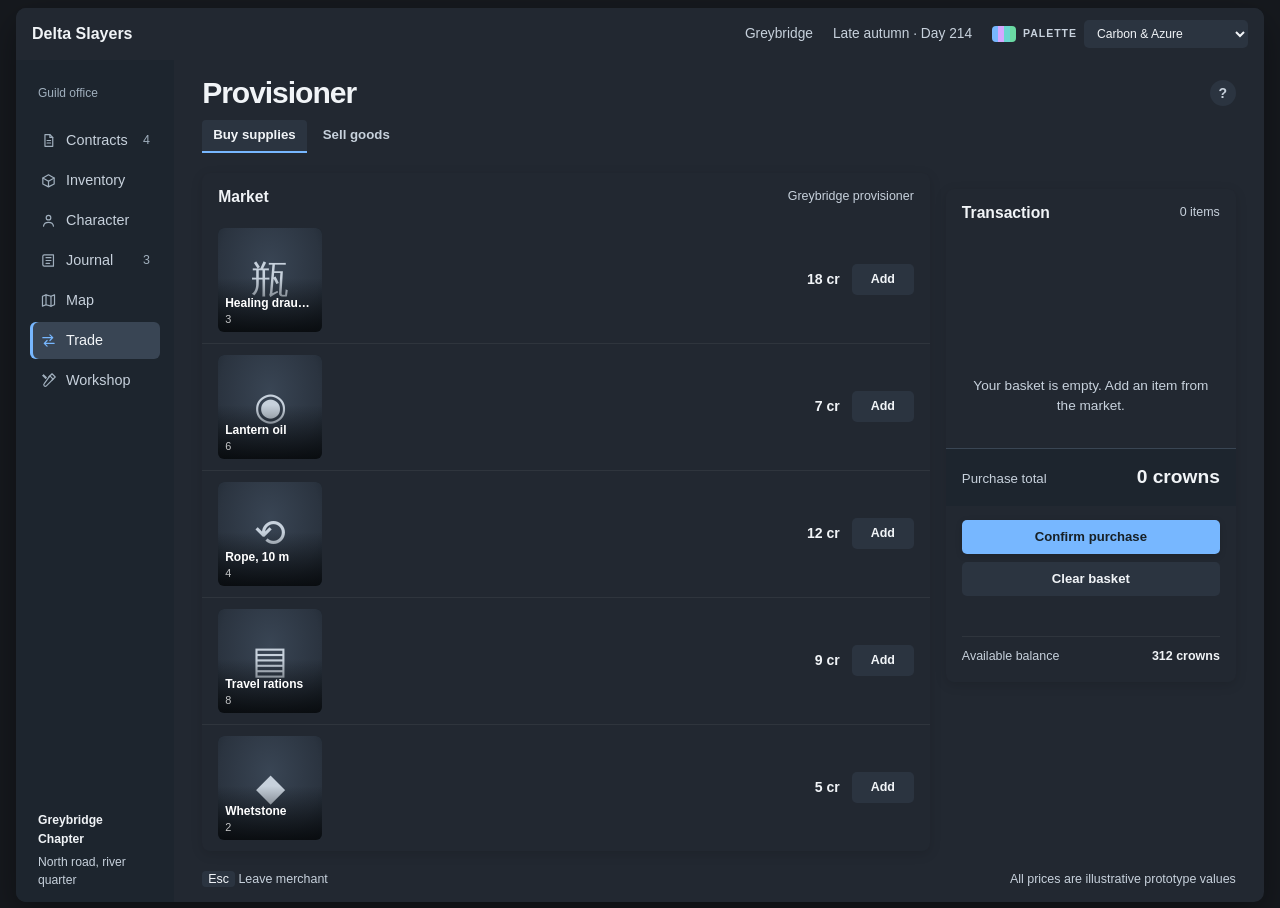
<file: designs/ui/screens/trade.html>
<!doctype html>
<html lang="en">
<head>
  <meta charset="utf-8">
  <meta name="viewport" content="width=device-width, initial-scale=1">
  <meta name="theme-color" content="#1b2024">
  <title>Provisioner — Delta Slayers</title>
  <link rel="stylesheet" href="../styles.css">
  <script src="../interaction.js" defer></script>
  <script src="../palette.js" defer></script>
</head>
<body>
  <div class="app-shell">
    <header class="topbar">
      <a class="brand" href="../index.html">Delta Slayers</a>
      <div class="top-meta"><span>Greybridge</span><span>Late autumn · Day 214</span><label class="palette-control"><span class="palette-label">Palette</span><select class="palette-select" data-palette-select aria-label="Prototype color palette"><option value="carbon">Carbon & Azure</option><option value="harbor">Harbor & Coral</option><option value="citrine">Aubergine & Saffron</option><option value="moss">Moss & Orchid</option><option value="cobalt">Cobalt & Tangerine</option><option value="night-market">Night Market</option></select></label></div>
    </header>
    <div class="app-layout">
      <nav class="rail" aria-label="Main navigation">
        <p class="rail-caption">Guild office</p>
        <a class="nav-item" href="contract.html"><svg class="ui-icon nav-icon" viewBox="0 0 24 24" aria-hidden="true"><path d="M7 3.75h7l4 4v12.5H7z"/><path d="M14 3.75v4h4M10 12h5M10 15.5h5"/></svg><span class="nav-label">Contracts</span><span class="nav-count">4</span></a>
        <a class="nav-item" href="inventory.html"><svg class="ui-icon nav-icon" viewBox="0 0 24 24" aria-hidden="true"><path d="M4 8.5 12 4l8 4.5-8 4.5z"/><path d="M4 8.5V17l8 4 8-4V8.5M12 13v8"/></svg><span class="nav-label">Inventory</span></a>
        <a class="nav-item" href="character.html"><svg class="ui-icon nav-icon" viewBox="0 0 24 24" aria-hidden="true"><circle cx="12" cy="8" r="3.25"/><path d="M5 20c.5-3.5 2.8-5.25 7-5.25s6.5 1.75 7 5.25"/></svg><span class="nav-label">Character</span></a>
        <a class="nav-item" href="journal.html"><svg class="ui-icon nav-icon" viewBox="0 0 24 24" aria-hidden="true"><path d="M6 4h13v16H6a2 2 0 0 1-2-2V6a2 2 0 0 1 2-2z"/><path d="M8.5 8h7M8.5 12h7M8.5 16h5"/></svg><span class="nav-label">Journal</span><span class="nav-count">3</span></a>
        <a class="nav-item" href="map.html"><svg class="ui-icon nav-icon" viewBox="0 0 24 24" aria-hidden="true"><path d="m3.5 6 5-2 7 2 5-2v14l-5 2-7-2-5 2z"/><path d="M8.5 4v14M15.5 6v14"/></svg><span class="nav-label">Map</span></a>
        <a class="nav-item active" href="trade.html" aria-current="page"><svg class="ui-icon nav-icon" viewBox="0 0 24 24" aria-hidden="true"><path d="M4 8h14M14 4l4 4-4 4M20 16H6M10 12l-4 4 4 4"/></svg><span class="nav-label">Trade</span></a>
        <a class="nav-item" href="workshop.html"><svg class="ui-icon nav-icon" viewBox="0 0 24 24" aria-hidden="true"><path d="M14 5.5 18.5 10 9 19.5a2.1 2.1 0 0 1-3-3z"/><path d="m12.5 7 4.5-4.5 4.5 4.5L17 11.5M5 4l4 4M4 5l4 4"/></svg><span class="nav-label">Workshop</span></a>
        <div class="rail-note"><strong>Greybridge Chapter</strong>North road, river quarter</div>
      </nav>
      <main class="workspace">
        <header class="page-heading">
          <div class="page-heading-row">
            <h1>Provisioner</h1>
            <button class="screen-help" type="button" data-entry-trigger="screen-help-trade" data-hover-only aria-label="About trading"><span aria-hidden="true">?</span></button>
          </div>
          <nav class="screen-pages" role="tablist" aria-label="Trading pages" data-tab-group="trade">
            <button class="tab-button screen-page active" type="button" role="tab" aria-selected="true" data-tab="buy">Buy supplies</button>
            <button class="tab-button screen-page" type="button" role="tab" aria-selected="false" data-tab="sell">Sell goods</button>
          </nav>
        </header>
        <div class="trade-layout">
          <section class="panel trade-market">
            <header class="panel-head"><h2>Market</h2><span class="panel-heading-side">Greybridge provisioner</span></header>
            <section class="trade-items" role="tabpanel" data-tab-panel-group="trade" data-tab-panel="buy">
              <div class="trade-row"><button class="item-display" type="button" data-item-inspect data-item-key="healing-draught" data-item-title="Healing draught" data-item-meta="Consumable · Restorative" data-item-description="A bitter herbal preparation kept in a sealed glass vial." data-item-facts="Effect|Restores health;Stock|3;Price|18 crowns" aria-label="Inspect Healing draught"><span class="item-image" aria-hidden="true">瓶</span><span class="item-caption"><strong class="item-name">Healing draught</strong><small class="item-quantity">3</small></span></button><div class="trade-price"><strong>18 cr</strong><button class="button" type="button" data-trade-add data-trade-name="Healing draught" data-trade-price="18">Add</button></div></div>
              <div class="trade-row"><button class="item-display" type="button" data-item-inspect data-item-key="lantern-oil" data-item-title="Lantern oil" data-item-meta="Utility · Fuel" data-item-description="A rendered oil blend that burns steadily in enclosed lamps." data-item-facts="Use|Lamp fuel;Stock|6;Price|7 crowns" aria-label="Inspect Lantern oil"><span class="item-image" aria-hidden="true">◉</span><span class="item-caption"><strong class="item-name">Lantern oil</strong><small class="item-quantity">6</small></span></button><div class="trade-price"><strong>7 cr</strong><button class="button" type="button" data-trade-add data-trade-name="Lantern oil" data-trade-price="7">Add</button></div></div>
              <div class="trade-row"><button class="item-display" type="button" data-item-inspect data-item-key="rope-10-m" data-item-title="Rope, 10 m" data-item-meta="Utility · 10 metres" data-item-description="A coil of rough hemp rope suitable for hauling and climbing." data-item-facts="Length|10 metres;Stock|4;Price|12 crowns" aria-label="Inspect Rope, 10 m"><span class="item-image" aria-hidden="true">⟲</span><span class="item-caption"><strong class="item-name">Rope, 10 m</strong><small class="item-quantity">4</small></span></button><div class="trade-price"><strong>12 cr</strong><button class="button" type="button" data-trade-add data-trade-name="Rope, 10 m" data-trade-price="12">Add</button></div></div>
              <div class="trade-row"><button class="item-display" type="button" data-item-inspect data-item-key="travel-rations" data-item-title="Travel rations" data-item-meta="Supply · Food" data-item-description="A wrapped day's supply of dried food for the road." data-item-facts="Duration|One day;Stock|8;Price|9 crowns" aria-label="Inspect Travel rations"><span class="item-image" aria-hidden="true">▤</span><span class="item-caption"><strong class="item-name">Travel rations</strong><small class="item-quantity">8</small></span></button><div class="trade-price"><strong>9 cr</strong><button class="button" type="button" data-trade-add data-trade-name="Travel rations" data-trade-price="9">Add</button></div></div>
              <div class="trade-row"><button class="item-display" type="button" data-item-inspect data-item-key="whetstone" data-item-title="Whetstone" data-item-meta="Tool · Maintenance" data-item-description="A compact stone used to maintain the edge of blades and tools." data-item-facts="Stock|2;Price|5 crowns" aria-label="Inspect Whetstone"><span class="item-image" aria-hidden="true">◆</span><span class="item-caption"><strong class="item-name">Whetstone</strong><small class="item-quantity">2</small></span></button><div class="trade-price"><strong>5 cr</strong><button class="button" type="button" data-trade-add data-trade-name="Whetstone" data-trade-price="5">Add</button></div></div>
            </section>
            <section class="trade-items" role="tabpanel" data-tab-panel-group="trade" data-tab-panel="sell" hidden>
              <div class="trade-row"><button class="item-display" type="button" data-item-inspect data-item-key="iron-ore" data-item-title="Iron ore" data-item-meta="Material · Common" data-item-description="A small bundle of low-grade ore, suitable for basic repairs or trade." data-item-facts="Quantity|5;Grade|Low" aria-label="Inspect Iron ore"><span class="item-image" aria-hidden="true">◆</span><span class="item-caption"><strong class="item-name">Iron ore</strong><small class="item-quantity">5</small></span></button><div class="trade-price"><strong>3 cr</strong><button class="button" type="button" data-demo-action="Iron ore added to the sale preview.">Offer</button></div></div>
              <div class="trade-row"><button class="item-display" type="button" data-item-inspect data-item-key="old-silver-ring" data-item-title="Old silver ring" data-item-meta="Trinket · Unidentified" data-item-description="An old silver ring whose markings have not yet been identified." data-item-facts="Condition|Unknown;Identification|Required" aria-label="Inspect Old silver ring"><span class="item-image" aria-hidden="true">✥</span><span class="item-caption"><strong class="item-name">Old silver ring</strong></span></button><div class="trade-price"><strong>16 cr</strong><button class="button" type="button" data-demo-action="Silver ring added to the sale preview.">Offer</button></div></div>
              <div class="trade-row"><button class="item-display" type="button" data-item-inspect data-item-key="worn-boots" data-item-title="Worn boots" data-item-meta="Equipment · Footwear" data-item-description="A worn pair of leather boots with a damaged sole." data-item-facts="Condition|Poor;Repair|Recommended" aria-label="Inspect Worn boots"><span class="item-image" aria-hidden="true">◒</span><span class="item-caption"><strong class="item-name">Worn boots</strong></span></button><div class="trade-price"><strong>4 cr</strong><button class="button" type="button" data-demo-action="Worn boots added to the sale preview.">Offer</button></div></div>
              <div class="panel-body"><p class="panel-note">Offers are estimates. The provisioner may refuse damaged or unsuitable goods.</p><p class="action-feedback" data-action-feedback role="status" aria-live="polite"></p></div>
            </section>
          </section>
          <aside class="panel trade-receipt">
            <header class="panel-head"><h2>Transaction</h2><span class="panel-heading-side"><span data-cart-count>0</span> items</span></header>
            <div class="cart-list" data-trade-cart aria-live="polite"></div>
            <p class="empty-state" data-cart-empty>Your basket is empty. Add an item from the market.</p>
            <div class="trade-total"><span>Purchase total</span><strong data-cart-total>0 crowns</strong></div>
            <div class="panel-body trade-actions" data-action-scope>
              <button class="button primary" type="button" data-demo-action="Trade confirmed in this preview only.">Confirm purchase</button>
              <button class="button" type="button" data-trade-clear>Clear basket</button>
              <p class="action-feedback" data-action-feedback role="status" aria-live="polite"></p>
              <p class="trade-balance">Available balance <strong>312 crowns</strong></p>
            </div>
          </aside>
        </div>
        <footer class="page-footer"><span><span class="keycap">Esc</span> Leave merchant</span><span>All prices are illustrative prototype values</span></footer>
      </main>
    </div>
  </div>
</body>
</html>
</file>
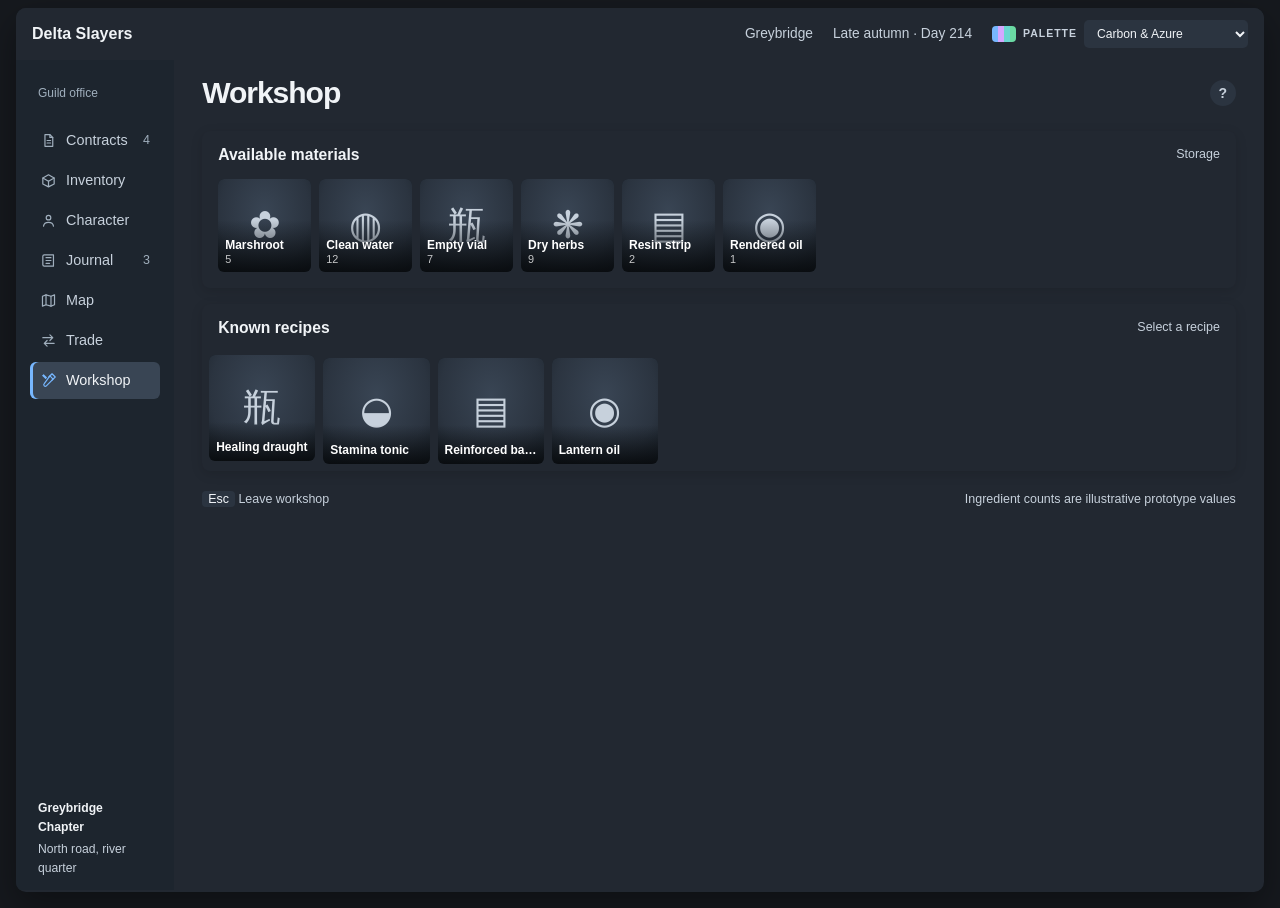
<file: designs/ui/screens/workshop.html>
<!doctype html>
<html lang="en">
<head>
  <meta charset="utf-8">
  <meta name="viewport" content="width=device-width, initial-scale=1">
  <meta name="theme-color" content="#1b2024">
  <title>Workshop — Delta Slayers</title>
  <link rel="stylesheet" href="../styles.css">
  <script src="../interaction.js" defer></script>
  <script src="../palette.js" defer></script>
</head>
<body>
  <div class="app-shell">
    <header class="topbar">
      <a class="brand" href="../index.html">Delta Slayers</a>
      <div class="top-meta"><span>Greybridge</span><span>Late autumn · Day 214</span><label class="palette-control"><span class="palette-label">Palette</span><select class="palette-select" data-palette-select aria-label="Prototype color palette"><option value="carbon">Carbon & Azure</option><option value="harbor">Harbor & Coral</option><option value="citrine">Aubergine & Saffron</option><option value="moss">Moss & Orchid</option><option value="cobalt">Cobalt & Tangerine</option><option value="night-market">Night Market</option></select></label></div>
    </header>
    <div class="app-layout">
      <nav class="rail" aria-label="Main navigation">
        <p class="rail-caption">Guild office</p>
        <a class="nav-item" href="contract.html"><svg class="ui-icon nav-icon" viewBox="0 0 24 24" aria-hidden="true"><path d="M7 3.75h7l4 4v12.5H7z"/><path d="M14 3.75v4h4M10 12h5M10 15.5h5"/></svg><span class="nav-label">Contracts</span><span class="nav-count">4</span></a>
        <a class="nav-item" href="inventory.html"><svg class="ui-icon nav-icon" viewBox="0 0 24 24" aria-hidden="true"><path d="M4 8.5 12 4l8 4.5-8 4.5z"/><path d="M4 8.5V17l8 4 8-4V8.5M12 13v8"/></svg><span class="nav-label">Inventory</span></a>
        <a class="nav-item" href="character.html"><svg class="ui-icon nav-icon" viewBox="0 0 24 24" aria-hidden="true"><circle cx="12" cy="8" r="3.25"/><path d="M5 20c.5-3.5 2.8-5.25 7-5.25s6.5 1.75 7 5.25"/></svg><span class="nav-label">Character</span></a>
        <a class="nav-item" href="journal.html"><svg class="ui-icon nav-icon" viewBox="0 0 24 24" aria-hidden="true"><path d="M6 4h13v16H6a2 2 0 0 1-2-2V6a2 2 0 0 1 2-2z"/><path d="M8.5 8h7M8.5 12h7M8.5 16h5"/></svg><span class="nav-label">Journal</span><span class="nav-count">3</span></a>
        <a class="nav-item" href="map.html"><svg class="ui-icon nav-icon" viewBox="0 0 24 24" aria-hidden="true"><path d="m3.5 6 5-2 7 2 5-2v14l-5 2-7-2-5 2z"/><path d="M8.5 4v14M15.5 6v14"/></svg><span class="nav-label">Map</span></a>
        <a class="nav-item" href="trade.html"><svg class="ui-icon nav-icon" viewBox="0 0 24 24" aria-hidden="true"><path d="M4 8h14M14 4l4 4-4 4M20 16H6M10 12l-4 4 4 4"/></svg><span class="nav-label">Trade</span></a>
        <a class="nav-item active" href="workshop.html" aria-current="page"><svg class="ui-icon nav-icon" viewBox="0 0 24 24" aria-hidden="true"><path d="M14 5.5 18.5 10 9 19.5a2.1 2.1 0 0 1-3-3z"/><path d="m12.5 7 4.5-4.5 4.5 4.5L17 11.5M5 4l4 4M4 5l4 4"/></svg><span class="nav-label">Workshop</span></a>
        <div class="rail-note"><strong>Greybridge Chapter</strong>North road, river quarter</div>
      </nav>
      <main class="workspace">
        <header class="page-heading">
          <div class="page-heading-row">
            <h1>Workshop</h1>
            <button class="screen-help" type="button" data-entry-trigger="screen-help-workshop" data-hover-only aria-label="About workshop"><span aria-hidden="true">?</span></button>
          </div>
        </header>
        <section class="panel workshop-resources" aria-label="Available materials">
          <header class="panel-head"><h2>Available materials</h2><span class="panel-heading-side">Storage</span></header>
          <div class="resource-strip">
            <button class="item-display" type="button" data-item-inspect data-item-key="marshroot" data-item-title="Marshroot" data-item-meta="Material · Herbal ingredient" data-item-description="A bitter marsh herb used in restorative preparations." data-item-facts="Available|5;Type|Herbal ingredient" aria-label="Inspect Marshroot"><span class="item-image" aria-hidden="true">✿</span><span class="item-caption"><span class="item-name">Marshroot</span><strong class="item-quantity">5</strong></span></button>
            <button class="item-display" type="button" data-item-inspect data-item-key="clean-water" data-item-title="Clean water" data-item-meta="Material · Ingredient" data-item-description="Filtered water suitable for alchemy and field preparations." data-item-facts="Available|12;Type|Ingredient" aria-label="Inspect Clean water"><span class="item-image" aria-hidden="true">◍</span><span class="item-caption"><span class="item-name">Clean water</span><strong class="item-quantity">12</strong></span></button>
            <button class="item-display" type="button" data-item-inspect data-item-key="empty-vial" data-item-title="Empty vial" data-item-meta="Container · Glass" data-item-description="A small stoppered glass vial, ready to be filled." data-item-facts="Available|7;Type|Container" aria-label="Inspect Empty vial"><span class="item-image" aria-hidden="true">瓶</span><span class="item-caption"><span class="item-name">Empty vial</span><strong class="item-quantity">7</strong></span></button>
            <button class="item-display" type="button" data-item-inspect data-item-key="dry-herbs" data-item-title="Dry herbs" data-item-meta="Material · Herbal ingredient" data-item-description="A bundle of dried leaves used in tonics and infusions." data-item-facts="Available|9;Type|Herbal ingredient" aria-label="Inspect Dry herbs"><span class="item-image" aria-hidden="true">❋</span><span class="item-caption"><span class="item-name">Dry herbs</span><strong class="item-quantity">9</strong></span></button>
            <button class="item-display" type="button" data-item-inspect data-item-key="resin-strip" data-item-title="Resin strip" data-item-meta="Material · Binding agent" data-item-description="A strip treated with resin for waterproof field dressings." data-item-facts="Available|2;Type|Binding agent" aria-label="Inspect Resin strip"><span class="item-image" aria-hidden="true">▤</span><span class="item-caption"><span class="item-name">Resin strip</span><strong class="item-quantity">2</strong></span></button>
            <button class="item-display" type="button" data-item-inspect data-item-key="rendered-oil" data-item-title="Rendered oil" data-item-meta="Material · Fuel" data-item-description="Filtered oil suitable for filling lamps." data-item-facts="Available|1;Type|Fuel" aria-label="Inspect Rendered oil"><span class="item-image" aria-hidden="true">◉</span><span class="item-caption"><span class="item-name">Rendered oil</span><strong class="item-quantity">1</strong></span></button>
          </div>
        </section>
        <div class="workshop-layout" data-selection-scope>
          <section class="panel workshop-recipes">
            <header class="panel-head"><h2>Known recipes</h2><span class="panel-heading-side">Select a recipe</span></header>
            <div class="recipe-list">
              <button class="recipe-button item-display selectable" type="button" data-item-inspect data-select-item data-selection-target="#recipe-detail" data-item-facts="Marshroot|2 required · 5 available;Clean water|1 required · 12 available;Empty vial|1 required · 7 available" data-item-title="Healing draught" data-item-meta="Alchemy · Consumable · 15 minutes" data-item-description="A concentrated herbal preparation that restores health. Its bitter taste comes from the ground root and the iron-rich water used in the final infusion." data-item-visual="瓶"><span class="item-image" aria-hidden="true">瓶</span><span class="item-caption"><strong class="item-name">Healing draught</strong></span></button>
              <button class="recipe-button item-display selectable" type="button" data-item-inspect data-select-item data-selection-target="#recipe-detail" data-item-facts="Dry herbs|2 required · 9 available;Clean water|1 required · 12 available;Empty vial|1 required · 7 available" data-item-title="Stamina tonic" data-item-meta="Alchemy · Consumable · 10 minutes" data-item-description="A warming tonic used to recover strength after exertion. It is easier to prepare but has a shorter shelf life." data-item-visual="◒"><span class="item-image" aria-hidden="true">◒</span><span class="item-caption"><strong class="item-name">Stamina tonic</strong></span></button>
              <button class="recipe-button item-display selectable" type="button" data-item-inspect data-select-item data-selection-target="#recipe-detail" data-item-facts="Resin strip|1 required · 2 available;Clean cloth|1 required · 0 available;Clean water|1 required · 12 available" data-item-title="Reinforced bandage" data-item-meta="Field craft · Medical · 5 minutes" data-item-description="A clean wrap treated with resin. It holds its shape when wet and can be applied without a full medical kit." data-item-visual="▤"><span class="item-image" aria-hidden="true">▤</span><span class="item-caption"><strong class="item-name">Reinforced bandage</strong></span></button>
              <button class="recipe-button item-display selectable" type="button" data-item-inspect data-select-item data-selection-target="#recipe-detail" data-item-facts="Rendered oil|1 required · 1 available;Empty bottle|1 required · 0 available;Wick|1 required · 0 available" data-item-title="Lantern oil" data-item-meta="Field craft · Utility · 8 minutes" data-item-description="A rendered oil blend suited to enclosed lamps. The mixture burns steadily but produces a little smoke." data-item-visual="◉"><span class="item-image" aria-hidden="true">◉</span><span class="item-caption"><strong class="item-name">Lantern oil</strong></span></button>
            </div>
          </section>
          <aside class="panel workshop-detail" id="recipe-detail" aria-live="polite" data-detail-panel hidden>
            <header class="panel-head"><h2>Recipe</h2><button class="detail-close" type="button" data-detail-close aria-label="Close recipe details">×</button></header>
            <div class="panel-body">
              <span class="item-visual item-detail-visual" data-selection-visual>瓶</span>
              <h2 class="selection-title" data-selection-title>Healing draught</h2>
              <p class="inline-meta" data-selection-meta>Alchemy · Consumable · 15 minutes</p>
              <p class="selection-description" data-selection-description>A concentrated herbal preparation that restores health. Its bitter taste comes from the ground root and the iron-rich water used in the final infusion.</p>
              <h3 class="section-label workshop-ingredients-heading">Ingredients</h3>
              <dl class="fact-list workshop-ingredients" data-selection-facts>
                <div class="fact-row"><dt>Marshroot</dt><dd>2 required · 5 available</dd></div>
                <div class="fact-row"><dt>Clean water</dt><dd>1 required · 12 available</dd></div>
                <div class="fact-row"><dt>Empty vial</dt><dd>1 required · 7 available</dd></div>
              </dl>
              <div class="action-row" data-action-scope><button class="button primary" type="button" data-demo-action="One item crafted in the preview.">Craft one</button><button class="button" type="button" data-demo-action="Batch crafting preview opened.">Craft batch</button><p class="action-feedback" data-action-feedback role="status" aria-live="polite"></p></div>
            </div>
          </aside>
        </div>
        <footer class="page-footer"><span><span class="keycap">Esc</span> Leave workshop</span><span>Ingredient counts are illustrative prototype values</span></footer>
      </main>
    </div>
  </div>
</body>
</html>
</file>
<file: designs/ui/styles.css>
/* Delta Slayers UI prototype — Carbon */
:root {
  color-scheme: dark;
  --page:#16191e; --surface:#222831; --surface-alt:#2b3440;
  --surface-raised:#394554; --surface-deep:#1d252e;
  --ink:#f1f4f7; --muted:#c7d1dc; --quiet:#a0afbd;
  --accent:#77b7ff; --accent-hover:#a3d0ff;
  --accent-secondary:#d4a7ff; --accent-tertiary:#69d7d0;
  --positive:#6ad9a3; --warning:#ffd166; --danger:#ff7d88; --map-water:#3f7087;
  --line:#3a4654; --line-strong:#556575;
  --shadow: 0 14px 36px rgb(0 0 0 / 28%);
  --font: "Segoe UI", Arial, sans-serif;
}
* { box-sizing: border-box; }
html { min-width: 320px; background: var(--page); }
body {
  min-height: 100vh; margin: 0; background: var(--page); color: var(--ink);
  font: 15px/1.5 var(--font); -webkit-font-smoothing: antialiased;
}
button, input, select { font: inherit; }
button { color: inherit; }
a { color: inherit; }
button:focus-visible, a:focus-visible, input:focus-visible, select:focus-visible {
  outline: 2px solid var(--accent); outline-offset: 3px;
}
[hidden] { display: none !important; }

.app-shell {
  width: min(1480px, calc(100% - 32px)); min-height: calc(100vh - 40px);
  margin: 20px auto; border: 1px solid var(--line-strong);
  background: var(--surface); box-shadow: var(--shadow);
}
.topbar {
  min-height: 62px; display: flex; align-items: center; justify-content: space-between;
  gap: 18px; padding: 11px 24px; border-bottom: 1px solid var(--line-strong);
  background: var(--surface);
}
.brand { color: var(--ink); font-size: 1rem; font-weight: 650; text-decoration: none; }
.top-meta { display: flex; align-items: center; gap: 20px; color: var(--muted); font-size: .86rem; }
.top-meta span { white-space: nowrap; }
.app-layout { display: grid; grid-template-columns: 184px minmax(0, 1fr); min-height: 760px; }
.rail {
  display: flex; flex-direction: column; gap: 5px; padding: 22px 12px;
  border-right: 1px solid var(--line); background: var(--surface-alt);
}
.rail-caption { padding: 0 10px 8px; color: var(--quiet); font-size: .75rem; }
.nav-item {
  min-height: 40px; display: flex; align-items: center; justify-content: space-between;
  gap: 10px; padding: 8px 11px; border: 1px solid transparent;
  color: var(--muted); font-size: .9rem; text-decoration: none;
}
.nav-item:hover { background: rgb(255 255 255 / 4%); color: var(--ink); }
.nav-item.active {
  border-color: var(--line); background: var(--surface); color: var(--ink);
  box-shadow: inset 2px 0 var(--accent);
}
.nav-count { color: var(--quiet); font-size: .78rem; font-variant-numeric: tabular-nums; }
.rail-note {
  margin-top: auto; padding: 14px 10px 2px; border-top: 1px solid var(--line);
  color: var(--muted); font-size: .8rem; line-height: 1.55;
}
.rail-note strong { display: block; margin-bottom: 4px; color: var(--ink); font-weight: 600; }
.workspace { min-width: 0; padding: 27px clamp(18px, 3.2vw, 44px) 20px; }
.page-heading {
  display: flex; align-items: flex-start; justify-content: space-between;
  gap: 20px; margin-bottom: 21px; padding-bottom: 19px; border-bottom: 1px solid var(--line);
}
.eyebrow { margin: 0 0 6px; color: var(--quiet); font-size: .84rem; font-weight: 600; }
h1 { margin: 0; color: var(--ink); font-size: clamp(1.8rem, 3vw, 2.55rem); line-height: 1.14; font-weight: 620; letter-spacing: -.035em; }
.page-subtitle { max-width: 68ch; margin: 8px 0 0; color: var(--muted); font-size: .96rem; }
.page-mark {
  flex: 0 0 auto; padding: 4px 0 4px 17px; border-left: 1px solid var(--line-strong);
  color: var(--muted); font-size: 1.25rem; font-variant-numeric: tabular-nums;
}
.panel { min-width: 0; border: 1px solid var(--line-strong); background: var(--surface); }
.panel + .panel { margin-top: 14px; }
.panel-head {
  min-height: 46px; display: flex; align-items: center; justify-content: space-between;
  gap: 12px; padding: 10px 14px; border-bottom: 1px solid var(--line);
}
.panel-head h2, .panel-head h3 { margin: 0; color: var(--ink); font-size: .98rem; font-weight: 620; }
.panel-body { padding: 14px; }
.panel-body.flush { padding: 0; }
.panel-note { margin: 0; color: var(--muted); font-size: .84rem; }
.panel-heading-side { color: var(--muted); font-size: .78rem; }
.stack { display: flex; flex-direction: column; gap: 14px; min-width: 0; }
.columns { display: grid; gap: 18px; align-items: start; }
.columns-main-side { grid-template-columns: minmax(0, 1fr) minmax(260px, 310px); }
.columns-even { grid-template-columns: repeat(2, minmax(0, 1fr)); }
.pill {
  display: inline-flex; align-items: center; min-height: 24px; padding: 2px 8px;
  border: 1px solid var(--line-strong); color: var(--muted); font-size: .76rem;
  white-space: nowrap;
}
.pill.available, .pill.complete { border-color: color-mix(in srgb, var(--positive) 34%, transparent); color: var(--positive); }
.pill.warning { border-color: color-mix(in srgb, var(--warning) 34%, transparent); color: var(--warning); }
.pill.danger { border-color: color-mix(in srgb, var(--danger) 34%, transparent); color: var(--danger); }
.fact-list { margin: 0; padding: 5px 14px 9px; }
.fact-row {
  display: grid; grid-template-columns: minmax(90px, .8fr) minmax(0, 1.2fr);
  gap: 12px; padding: 8px 0; border-bottom: 1px solid var(--line);
}
.fact-row:last-child { border-bottom: 0; }
.fact-row dt { color: var(--muted); font-size: .82rem; }
.fact-row dd { margin: 0; color: var(--ink); font-size: .86rem; font-weight: 600; text-align: right; }
.muted { color: var(--muted) !important; }
.quiet { color: var(--quiet) !important; }
.reading-panel { padding: 20px 23px; background: var(--surface-raised); }
.reading-section + .reading-section { margin-top: 20px; padding-top: 18px; border-top: 1px solid var(--line); }
.reading-section h2 { margin: 0 0 9px; font-size: 1rem; font-weight: 650; }
.reading-panel p { max-width: 70ch; margin: 0 0 1em; color: var(--ink); font-size: 1rem; line-height: 1.68; }
.reading-panel p:last-child { margin-bottom: 0; }
.term {
  padding: 0 0 1px; border: 0; border-bottom: 1px dotted var(--accent);
  background: transparent; color: var(--accent); font: inherit; font-weight: 700;
  text-align: inherit; cursor: pointer;
}
.term:hover, .reference-inline:hover, .reference-related-list button:hover { color: var(--accent-hover); }
.quote {
  margin: 17px 0 0; padding: 12px 15px; border-left: 2px solid var(--accent);
  background: var(--surface-alt); color: var(--muted); font-size: .94rem; line-height: 1.6;
}
.quote cite { display: block; margin-top: 7px; color: var(--ink); font-size: .8rem; font-style: normal; }
.action-row { display: flex; align-items: center; flex-wrap: wrap; gap: 9px; margin-top: 17px; padding-top: 14px; border-top: 1px solid var(--line); }
.button {
  min-height: 39px; display: inline-flex; align-items: center; justify-content: center;
  gap: 7px; padding: 8px 13px; border: 1px solid var(--line-strong);
  background: transparent; color: var(--ink); font-size: .86rem; font-weight: 620;
  text-decoration: none; cursor: pointer;
}
.button:hover { background: var(--surface-alt); }
.button.primary { border-color: var(--accent); background: var(--accent); color: #172026; }
.button.primary:hover { border-color: var(--accent-hover); background: var(--accent-hover); }
.button:disabled { opacity: .42; cursor: not-allowed; }
.action-feedback { flex: 1 0 100%; min-height: 1.25em; margin: 0; color: var(--muted); font-size: .8rem; }
.page-footer {
  display: flex; justify-content: space-between; gap: 14px; margin-top: 17px;
  padding-top: 11px; border-top: 1px solid var(--line); color: var(--muted); font-size: .78rem;
}
.keycap { padding: 1px 6px; border: 1px solid var(--line-strong); color: var(--ink); }

/* Shared inputs, filters and selectable rows */
.toolbar { display: flex; flex-wrap: wrap; align-items: center; justify-content: space-between; gap: 10px; margin-bottom: 13px; }
.filter-row { display: flex; flex-wrap: wrap; gap: 5px; }
.filter-button {
  min-height: 32px; padding: 5px 10px; border: 1px solid transparent;
  background: transparent; color: var(--muted); font-size: .82rem; cursor: pointer;
}
.filter-button:hover { background: var(--surface-alt); color: var(--ink); }
.filter-button.active { border-color: var(--line-strong); background: var(--surface-alt); color: var(--ink); }
.search-input, .quantity-input {
  min-height: 36px; width: min(250px, 100%); padding: 7px 10px;
  border: 1px solid var(--line-strong); border-radius: 0; background: var(--surface-deep);
  color: var(--ink); font-size: .86rem;
}
.search-input::placeholder { color: var(--quiet); }
.selectable { cursor: pointer; }
.selectable.selected { border-color: var(--accent) !important; background: var(--surface-raised) !important; }
.inline-meta { color: var(--muted); font-size: .8rem; }
.section-label { margin: 0 0 9px; color: var(--muted); font-size: .77rem; font-weight: 650; }
.empty-state { padding: 18px; color: var(--muted); font-size: .85rem; text-align: center; }

/* Inventory */
.inventory-layout { display: grid; grid-template-columns: minmax(0, 1fr) 300px; gap: 18px; align-items: start; }
.item-grid { display: grid; grid-template-columns: repeat(4, minmax(0, 1fr)); gap: 9px; }
.item-tile {
  min-width: 0; min-height: 126px; display: flex; flex-direction: column; justify-content: space-between;
  align-items: stretch; gap: 8px; padding: 10px; border: 1px solid var(--line);
  background: var(--surface-raised); color: var(--ink); text-align: left; cursor: pointer;
}
.item-tile:hover { border-color: var(--line-strong); background: var(--surface-raised); }
.item-visual {
  width: 38px; height: 38px; display: grid; place-items: center;
  border: 1px solid var(--line); background: var(--surface-alt); color: var(--muted);
  font-size: 1.2rem; font-weight: 650;
}
.item-name { display: block; overflow: hidden; color: var(--ink); font-size: .84rem; font-weight: 620; text-overflow: ellipsis; white-space: nowrap; }
.item-quantity { display: block; color: var(--muted); font-size: .76rem; }
.item-detail-visual { width: 58px; height: 58px; margin-bottom: 12px; font-size: 1.5rem; }
.selection-title { margin: 0; font-size: 1.15rem; font-weight: 650; }
.selection-description { margin: 8px 0 14px; color: var(--muted); font-size: .87rem; line-height: 1.6; }
.detail-actions { display: flex; flex-wrap: wrap; gap: 7px; margin-top: 15px; }

/* Character */
.character-layout { display: grid; grid-template-columns: 250px minmax(0, 1fr) 280px; gap: 15px; align-items: start; }
.identity-card { padding: 17px; }
.portrait-placeholder {
  width: 100%; aspect-ratio: 4 / 5; display: grid; place-items: center; margin-bottom: 15px;
  border: 1px solid var(--line); background: linear-gradient(145deg, var(--surface-raised), var(--surface-deep));
  color: var(--quiet); font-size: 3rem; font-weight: 300;
}
.identity-card h2 { margin: 0; font-size: 1.18rem; font-weight: 650; }
.identity-card .role { margin: 3px 0 13px; color: var(--muted); font-size: .84rem; }
.identity-meta { display: grid; gap: 8px; padding-top: 12px; border-top: 1px solid var(--line); }
.identity-meta div { display: flex; justify-content: space-between; gap: 10px; font-size: .82rem; }
.identity-meta span:first-child { color: var(--muted); }
.bar-row { margin: 12px 0; }
.bar-label { display: flex; justify-content: space-between; gap: 12px; margin-bottom: 5px; font-size: .82rem; }
.bar-label span:first-child { color: var(--muted); }
.meter { height: 8px; overflow: hidden; background: var(--surface-deep); border: 1px solid var(--line); }
.meter span { display: block; height: 100%; background: var(--accent); }
.stat-grid { display: grid; grid-template-columns: repeat(3, minmax(0, 1fr)); gap: 8px; }
.stat-cell { padding: 12px; border: 1px solid var(--line); background: var(--surface-raised); }
.stat-cell span { display: block; color: var(--muted); font-size: .76rem; }
.stat-cell strong { display: block; margin-top: 4px; font-size: 1.35rem; font-weight: 650; font-variant-numeric: tabular-nums; }
.tab-row { display: flex; gap: 4px; padding: 7px; border-bottom: 1px solid var(--line); }
.tab-button { min-height: 34px; padding: 6px 11px; border: 1px solid transparent; background: transparent; color: var(--muted); font-size: .82rem; cursor: pointer; }
.tab-button.active { border-color: var(--line-strong); background: var(--surface-alt); color: var(--ink); }
.tab-panel { padding: 14px; }
.resistance-list { display: grid; grid-template-columns: repeat(2, minmax(0, 1fr)); gap: 8px; }
.resistance-row { display: flex; justify-content: space-between; gap: 10px; padding: 9px 10px; border: 1px solid var(--line); font-size: .82rem; }
.resistance-row span { color: var(--muted); }

/* Journal */
.journal-layout { display: grid; grid-template-columns: 255px minmax(0, 1fr); gap: 16px; align-items: start; }
.journal-list { padding: 5px; }
.journal-item {
  width: 100%; display: block; padding: 11px 10px; border: 1px solid transparent;
  background: transparent; color: var(--ink); text-align: left; cursor: pointer;
}
.journal-item + .journal-item { margin-top: 3px; }
.journal-item:hover { background: var(--surface-alt); }
.journal-item.selected { border-color: var(--line-strong); background: var(--surface-raised); }
.journal-item strong { display: block; font-size: .87rem; font-weight: 620; }
.journal-item span { display: block; margin-top: 3px; color: var(--muted); font-size: .76rem; }
.entry-kicker { margin: 0 0 5px; color: var(--quiet); font-size: .8rem; font-weight: 620; }
.entry-summary { margin: 8px 0 18px; color: var(--muted); font-size: .9rem; }
.entry-body { padding-top: 15px; border-top: 1px solid var(--line); }
.entry-body p { max-width: 72ch; margin: 0 0 1em; font-size: .96rem; line-height: 1.68; }
.check-list { display: grid; gap: 9px; margin: 0; padding: 0; list-style: none; }
.check-row { display: flex; align-items: flex-start; gap: 9px; color: var(--ink); font-size: .86rem; }
.check-row input { width: 16px; height: 16px; flex: 0 0 16px; margin: 3px 0 0; accent-color: var(--accent); }

/* Map */
.map-layout { display: grid; grid-template-columns: minmax(0, 1fr) 300px; gap: 16px; align-items: start; }
.map-stage {
  position: relative; min-height: 565px; overflow: hidden; border: 1px solid var(--line-strong);
  background: var(--surface-deep);
}
.map-art { position: absolute; inset: 0; width: 100%; height: 100%; opacity: .92; }
.map-gridline { stroke: var(--line-strong); stroke-width: 1; opacity: .28; }
.map-water { fill: none; stroke: var(--map-water); stroke-width: 32; stroke-linecap: round; opacity: .82; }
.map-road { fill: none; stroke: var(--muted); stroke-width: 13; stroke-linecap: round; opacity: .28; }
.map-road-edge { fill: none; stroke: var(--surface-deep); stroke-width: 17; stroke-linecap: round; opacity: .72; }
.map-block { fill: var(--surface-alt); stroke: var(--line-strong); stroke-width: 1.4; }
.map-block.alt { fill: var(--surface-raised); }
.map-label { fill: var(--muted); font: 13px var(--font); letter-spacing: .04em; }
.map-label.small { fill: var(--quiet); font-size: 11px; }
.map-marker {
  position: absolute; z-index: 2; display: flex; align-items: center; gap: 7px;
  padding: 5px 8px 5px 5px; border: 1px solid var(--line-strong);
  background: var(--surface); color: var(--ink); font-size: .78rem; cursor: pointer;
}
.map-marker::before { content: ""; width: 9px; height: 9px; border-radius: 50%; background: var(--accent); box-shadow: 0 0 0 3px color-mix(in srgb, var(--accent) 18%, transparent); }
.map-marker:hover, .map-marker.selected { border-color: var(--accent); background: var(--surface-raised); }
.map-legend { display: flex; flex-wrap: wrap; gap: 14px; padding: 10px 12px; border-top: 1px solid var(--line); color: var(--muted); font-size: .76rem; }
.legend-dot { display: inline-block; width: 8px; height: 8px; margin-right: 6px; border-radius: 50%; background: var(--accent); }
.map-coordinates { color: var(--quiet); font-size: .76rem; font-variant-numeric: tabular-nums; }

/* Trade */
.trade-layout { display: grid; grid-template-columns: minmax(0, 1fr) 310px minmax(0, 1fr); gap: 12px; align-items: start; }
.trade-items { display: grid; gap: 0; }
.trade-row { display: flex; justify-content: space-between; align-items: center; gap: 10px; padding: 10px 12px; border-bottom: 1px solid var(--line); }
.trade-row:last-child { border-bottom: 0; }
.trade-row strong { display: block; font-size: .85rem; font-weight: 620; }
.trade-row small { display: block; color: var(--muted); font-size: .76rem; }
.trade-row .button { min-height: 31px; padding: 4px 8px; font-size: .77rem; }
.trade-total { display: flex; align-items: baseline; justify-content: space-between; gap: 10px; padding: 12px 14px; border-top: 1px solid var(--line); }
.trade-total span { color: var(--muted); font-size: .83rem; }
.trade-total strong { font-size: 1.3rem; font-weight: 650; font-variant-numeric: tabular-nums; }
.cart-list { min-height: 165px; padding: 6px 13px; }
.cart-line { display: flex; justify-content: space-between; gap: 10px; padding: 7px 0; border-bottom: 1px solid var(--line); font-size: .8rem; }
.cart-line:last-child { border-bottom: 0; }
.cart-line button { border: 0; background: transparent; color: var(--muted); cursor: pointer; }
.cart-line button:hover { color: var(--danger); }

/* Workshop */
.workshop-layout { display: grid; grid-template-columns: 245px minmax(0, 1fr) 260px; gap: 14px; align-items: start; }
.recipe-list { padding: 5px; }
.recipe-button { width: 100%; display: flex; justify-content: space-between; gap: 10px; padding: 10px; border: 1px solid transparent; background: transparent; color: var(--ink); text-align: left; cursor: pointer; }
.recipe-button + .recipe-button { margin-top: 3px; }
.recipe-button:hover { background: var(--surface-alt); }
.recipe-button.selected { border-color: var(--line-strong); background: var(--surface-raised); }
.recipe-button strong { display: block; font-size: .85rem; font-weight: 620; }
.recipe-button small { display: block; margin-top: 3px; color: var(--muted); font-size: .76rem; }
.ingredient-list { display: grid; gap: 8px; margin: 14px 0; }
.ingredient-row { display: flex; justify-content: space-between; gap: 12px; padding-bottom: 7px; border-bottom: 1px solid var(--line); font-size: .84rem; }
.ingredient-row span:last-child { color: var(--muted); }

/* Landing page */
.gallery-shell { width: min(1180px, calc(100% - 36px)); margin: 54px auto; }
.gallery-header { max-width: 760px; margin-bottom: 28px; }
.gallery-header h1 { font-size: clamp(2.1rem, 4vw, 3.2rem); }
.gallery-header p:not(.eyebrow) { margin: 14px 0 0; color: var(--muted); font-size: 1rem; }
.screen-grid { display: grid; grid-template-columns: repeat(2, minmax(0, 1fr)); gap: 12px; }
.screen-card {
  min-height: 168px; display: flex; flex-direction: column; justify-content: space-between;
  gap: 18px; padding: 17px; border: 1px solid var(--line-strong);
  background: var(--surface); color: var(--ink); text-decoration: none;
}
.screen-card:hover { border-color: var(--accent); background: var(--surface-alt); }
.screen-card span { color: var(--quiet); font-size: .78rem; }
.screen-card h2 { margin: 5px 0; font-size: 1.12rem; font-weight: 650; }
.screen-card p { max-width: 65ch; margin: 0; color: var(--muted); font-size: .86rem; }
.gallery-footer { margin-top: 22px; padding-top: 12px; border-top: 1px solid var(--line); color: var(--muted); font-size: .8rem; }

.reference-card[hidden] { display: none; }
.reference-card {
  position: fixed; z-index: 100; width: min(390px, calc(100vw - 24px));
  height: min(520px, calc(100vh - 24px)); display: flex; flex-direction: column;
  overflow: hidden; border: 1px solid var(--line-strong); background: var(--surface-deep);
  color: var(--ink); box-shadow: 0 14px 40px rgb(0 0 0 / 52%);
}
.reference-card-header {
  min-height: 68px; display: flex; align-items: center; gap: 10px;
  padding: 10px 12px; border-bottom: 1px solid var(--line);
}
.reference-back, .reference-close {
  width: 29px; height: 29px; flex: 0 0 29px; display: grid; place-items: center;
  padding: 0; border: 0; background: transparent; color: var(--muted); cursor: pointer;
}
.reference-back:hover, .reference-close:hover { background: var(--surface-alt); color: var(--ink); }
.reference-back[hidden] { display: none; }
.reference-back svg, .reference-close svg { width: 18px; height: 18px; fill: none; stroke: currentColor; stroke-width: 1.7; stroke-linecap: round; stroke-linejoin: round; }
.reference-icon {
  width: 38px; height: 38px; flex: 0 0 38px; display: grid; place-items: center;
  border: 1px solid var(--line); background: var(--surface-alt); color: var(--accent);
}
.reference-icon svg { width: 22px; height: 22px; fill: none; stroke: currentColor; stroke-width: 1.55; stroke-linecap: round; stroke-linejoin: round; }
.reference-heading { flex: 1; min-width: 0; }
.reference-category { margin: 0 0 2px; color: var(--muted); font-size: .75rem; }
.reference-title { margin: 0; font-size: 1.08rem; line-height: 1.25; font-weight: 650; }
.reference-content { min-height: 0; flex: 1; overflow: auto; padding: 13px 15px 15px; }
.reference-description p { margin: 0 0 11px; color: var(--ink); font-size: .88rem; line-height: 1.6; }
.reference-description p:last-child { margin-bottom: 0; }
.reference-inline, .reference-related-list button {
  display: inline; padding: 0; border: 0; border-bottom: 1px dotted var(--accent);
  background: transparent; color: var(--accent); font: inherit; font-weight: 650;
  text-align: left; cursor: pointer;
}
.reference-facts, .reference-related { margin-top: 14px; padding-top: 11px; border-top: 1px solid var(--line); }
.reference-facts h4, .reference-related h4 { margin: 0 0 7px; color: var(--muted); font-size: .8rem; font-weight: 620; }
.reference-facts dl { margin: 0; }
.reference-fact { display: grid; grid-template-columns: 1fr 1fr; gap: 12px; padding: 6px 0; border-bottom: 1px solid var(--line); font-size: .81rem; }
.reference-fact:last-child { border-bottom: 0; }
.reference-fact dt { color: var(--muted); }
.reference-fact dd { margin: 0; color: var(--ink); text-align: right; font-weight: 620; }
.reference-related-list { display: flex; flex-wrap: wrap; gap: 8px 12px; }
.reference-related-list button { font-size: .82rem; }

@media (max-width: 1120px) {
  .app-layout { grid-template-columns: 1fr; }
  .rail { flex-direction: row; align-items: center; overflow-x: auto; padding: 8px 12px; border-right: 0; border-bottom: 1px solid var(--line); }
  .rail-caption, .rail-note { display: none; }
  .nav-item { flex: 0 0 auto; }
  .character-layout { grid-template-columns: 220px minmax(0, 1fr); }
  .character-layout > .stack:last-child { grid-column: 1 / -1; display: grid; grid-template-columns: repeat(2, minmax(0, 1fr)); }
  .workshop-layout { grid-template-columns: 220px minmax(0, 1fr); }
  .workshop-layout > .panel:last-child { grid-column: 1 / -1; }
  .trade-layout { grid-template-columns: minmax(0, 1fr) 280px; }
  .trade-layout > .panel:last-child { grid-column: 1 / -1; }
}
@media (max-width: 820px) {
  .app-shell { width: calc(100% - 16px); margin: 8px auto; }
  .topbar { padding: 10px 14px; }
  .top-meta { gap: 10px; font-size: .76rem; }
  .workspace { padding: 19px 14px 16px; }
  .columns-main-side, .columns-even, .inventory-layout, .map-layout, .journal-layout { grid-template-columns: 1fr; }
  .inventory-layout > aside { order: -1; }
  .item-grid { grid-template-columns: repeat(3, minmax(0, 1fr)); }
  .character-layout { grid-template-columns: 1fr; }
  .identity-card { display: grid; grid-template-columns: 110px minmax(0, 1fr); gap: 0 14px; }
  .portrait-placeholder { grid-row: span 3; margin: 0; }
  .identity-meta { grid-column: 2; }
  .character-layout > .stack:last-child { grid-column: auto; }
  .trade-layout, .workshop-layout { grid-template-columns: 1fr; }
  .trade-layout > .panel:last-child, .workshop-layout > .panel:last-child { grid-column: auto; }
  .screen-grid { grid-template-columns: 1fr; }
  .gallery-shell { margin: 32px auto; }
  .map-stage { min-height: 470px; }
}
@media (max-width: 520px) {
  .top-meta span:first-child { display: none; }
  .page-heading { gap: 10px; }
  .page-mark { padding-left: 10px; }
  .item-grid { grid-template-columns: repeat(2, minmax(0, 1fr)); }
  .stat-grid { grid-template-columns: repeat(2, minmax(0, 1fr)); }
  .resistance-list { grid-template-columns: 1fr; }
  .page-footer { flex-direction: column; }
  .map-stage { min-height: 390px; }
  .map-marker { font-size: .7rem; }
  .identity-card { grid-template-columns: 82px minmax(0, 1fr); }
  .reference-card { width: calc(100vw - 16px); height: min(500px, calc(100vh - 16px)); }
}
@media (prefers-reduced-motion: reduce) {
  *, *::before, *::after { scroll-behavior: auto !important; transition-duration: .01ms !important; }
}

/* Compact, icon-led pass */
.ui-icon { width:17px; height:17px; flex:0 0 17px; fill:none; stroke:currentColor; stroke-width:1.7; stroke-linecap:round; stroke-linejoin:round; }
.brand { display:inline-flex; align-items:center; gap:9px; }
.nav-item { justify-content:flex-start; gap:9px; min-height:37px; padding:6px 8px; }
.nav-icon { color:var(--quiet); }
.nav-item.active .nav-icon { color:var(--accent); }
.nav-label { min-width:0; }
.nav-count { margin-left:auto; }
.filter-button, .tab-button { display:inline-flex; align-items:center; justify-content:center; gap:6px; }
.filter-icon, .tab-icon { width:15px; height:15px; flex-basis:15px; }
.filter-button.active .filter-icon, .tab-button.active .tab-icon { color:var(--accent); }
.button { gap:7px; }
.button-icon { width:15px; height:15px; flex-basis:15px; }
.search-wrap { position:relative; display:inline-flex; align-items:center; width:min(230px,100%); }
.search-wrap > .ui-icon { position:absolute; left:9px; color:var(--quiet); pointer-events:none; }
.search-wrap .search-input { width:100%; padding-left:32px; }
.map-marker { gap:6px; padding:5px 8px; }
.map-marker::before { display:none; }
.map-pin-icon { width:15px; height:15px; flex-basis:15px; color:var(--accent); }

.app-shell { width:min(1600px,calc(100% - 16px)); min-height:calc(100vh - 16px); margin:8px auto; }
.topbar { min-height:52px; padding:8px 16px; gap:12px; }
.app-layout { grid-template-columns:158px minmax(0,1fr); min-height:calc(100vh - 70px); }
.rail { gap:3px; padding:12px 8px; }
.rail-caption { padding:0 8px 5px; }
.rail-note { padding:10px 8px 0; font-size:.76rem; }
.workspace { padding:16px clamp(14px,2vw,30px) 14px; }
.page-heading { gap:14px; margin-bottom:13px; padding-bottom:12px; }
.eyebrow { margin-bottom:4px; font-size:.78rem; }
h1 { font-size:clamp(1.65rem,2.5vw,2.2rem); }
.page-subtitle { margin-top:5px; font-size:.88rem; line-height:1.4; }
.page-mark { padding-left:12px; font-size:1.1rem; }
.panel + .panel { margin-top:9px; }
.panel-head { min-height:38px; padding:7px 10px; gap:8px; }
.panel-body { padding:10px; }
.stack { gap:9px; }
.columns { gap:12px; }
.columns-main-side { grid-template-columns:minmax(0,1fr) minmax(245px,275px); }
.fact-list { padding:3px 10px 6px; }
.fact-row { gap:8px; padding:6px 0; }
.reading-panel { padding:14px 17px; }
.reading-section + .reading-section { margin-top:14px; padding-top:13px; }
.reading-section h2 { margin-bottom:6px; font-size:.95rem; }
.reading-panel p { font-size:.94rem; line-height:1.55; margin-bottom:.78em; }
.quote { margin-top:12px; padding:9px 12px; font-size:.88rem; }
.action-row { gap:7px; margin-top:12px; padding-top:10px; }
.button { min-height:34px; padding:6px 10px; font-size:.82rem; }
.page-footer { gap:10px; margin-top:11px; padding-top:8px; }
.toolbar { gap:7px; margin-bottom:9px; }
.filter-row { gap:3px; }
.filter-button { min-height:29px; padding:4px 7px; font-size:.78rem; }
.search-input { min-height:32px; padding-top:5px; padding-bottom:5px; }
.inventory-layout { grid-template-columns:minmax(0,1fr) 260px; gap:12px; }
.item-grid { grid-template-columns:repeat(5,minmax(0,1fr)); gap:6px; }
.item-tile { min-height:94px; gap:5px; padding:7px; }
.item-visual { width:32px; height:32px; font-size:1rem; }
.item-detail-visual { width:48px; height:48px; margin-bottom:8px; }
.selection-description { margin:6px 0 9px; font-size:.83rem; line-height:1.45; }
.detail-actions { gap:5px; margin-top:10px; }
.character-layout { grid-template-columns:205px minmax(0,1fr) 235px; gap:10px; }
.identity-card { padding:11px; }
.portrait-placeholder { max-height:220px; aspect-ratio:1 / 1.15; margin-bottom:9px; font-size:2.2rem; }
.identity-card .role { margin-bottom:8px; }
.identity-meta { gap:5px; padding-top:8px; }
.bar-row { margin:8px 0; }
.stat-grid { gap:5px; }
.stat-cell { padding:8px; }
.tab-row { gap:2px; padding:4px; }
.tab-button { min-height:30px; padding:4px 8px; font-size:.78rem; }
.tab-panel { padding:9px; }
.resistance-list { gap:5px; }
.resistance-row { padding:7px 8px; }
.journal-layout { grid-template-columns:220px minmax(0,1fr); gap:11px; }
.journal-item { padding:8px; }
.entry-body { padding-top:10px; }
.entry-body p { font-size:.91rem; line-height:1.55; }
.map-layout { grid-template-columns:minmax(0,1fr) 260px; gap:11px; }
.map-stage { min-height:490px; }
.map-legend { gap:10px; padding:7px 9px; }
.trade-layout { grid-template-columns:minmax(0,1fr) 270px minmax(0,1fr); gap:9px; }
.trade-row { gap:7px; padding:7px 9px; }
.trade-row .button { min-height:29px; padding:3px 7px; }
.cart-list { min-height:112px; padding:4px 10px; }
.trade-total { padding:8px 10px; }
.workshop-layout { grid-template-columns:215px minmax(0,1fr) 225px; gap:10px; }
.recipe-list { padding:3px; }
.recipe-button { gap:7px; padding:8px; }
.recipe-button small { margin-top:1px; }
.screen-card { min-height:136px; padding:13px; gap:12px; }
@media (min-width:1500px) {
  .app-layout { grid-template-columns:168px minmax(0,1fr); }
  .workspace { padding-left:28px; padding-right:28px; }
  .item-grid { grid-template-columns:repeat(6,minmax(0,1fr)); }
}
@media (max-width:1120px) {
  .app-layout { grid-template-columns:1fr; min-height:0; }
  .rail { flex-direction:row; align-items:center; overflow-x:auto; padding:6px 9px; }
  .rail-caption, .rail-note { display:none; }
  .nav-item { flex:0 0 auto; }
  .character-layout { grid-template-columns:205px minmax(0,1fr); }
  .character-layout > .stack:last-child { grid-column:1 / -1; }
  .workshop-layout { grid-template-columns:215px minmax(0,1fr); }
  .workshop-layout > .panel:last-child { grid-column:1 / -1; }
  .trade-layout { grid-template-columns:minmax(0,1fr) 270px; }
  .trade-layout > .panel:last-child { grid-column:1 / -1; }
}
@media (max-width:820px) {
  .app-layout { grid-template-columns:1fr; }
  .nav-item { flex:0 0 auto; }
  .columns-main-side, .columns-even, .inventory-layout, .map-layout, .journal-layout { grid-template-columns:1fr; }
  .inventory-layout > aside { order:-1; }
  .item-grid { grid-template-columns:repeat(4,minmax(0,1fr)); }
  .character-layout, .workshop-layout, .trade-layout { grid-template-columns:1fr; }
  .character-layout > .stack:last-child, .workshop-layout > .panel:last-child, .trade-layout > .panel:last-child { grid-column:auto; }
  .map-stage { min-height:420px; }
}
@media (max-width:520px) {
  .app-shell { width:calc(100% - 10px); margin:5px auto; }
  .topbar { padding:8px 10px; }
  .workspace { padding:13px 9px 11px; }
  .page-heading { gap:8px; }
  .page-mark { padding-left:8px; font-size:.95rem; }
  .item-grid { grid-template-columns:repeat(3,minmax(0,1fr)); }
  .filter-button span { display:none; }
  .filter-button { width:34px; padding:5px; }
  .filter-icon { width:17px; height:17px; }
  .search-wrap { width:100%; }
  .map-stage { min-height:360px; }
}
@media (prefers-reduced-motion:reduce) { .reference-card { scroll-behavior:auto; } }

.recipe-copy { display:flex; align-items:center; gap:8px; min-width:0; }
.recipe-icon { width:18px; height:18px; flex:0 0 18px; color:var(--quiet); }
.detail-icon { width:22px; height:22px; flex:0 0 22px; }


/* --- Quiet hierarchy pass -------------------------------------------------
   Prefer spacing and tonal grouping over outlined boxes. Reserve stronger
   contrast for the current task, selected state, and primary action.
*/
:root {
  --line: #46565e;
  --line-strong: #596c75;
  --shadow: 0 8px 24px rgb(0 0 0 / 18%);
}
.app-shell {
  border: 0;
  border-radius: 10px;
  overflow: clip;
  box-shadow: var(--shadow);
}
.topbar {
  border-bottom: 0;
  background: var(--surface);
}
.rail {
  border-right: 0;
  background: var(--surface-deep);
  padding-inline: 14px;
}
.nav-item {
  border: 0;
  border-radius: 6px;
  padding-inline: 10px;
}
.nav-item.active {
  border: 0;
  background: var(--surface-raised);
  box-shadow: inset 3px 0 var(--accent);
}
.rail-note {
  border-top: 0;
  padding-top: 18px;
}
.page-heading {
  border-bottom: 0;
  padding-bottom: 8px;
  margin-bottom: 24px;
}
.page-mark {
  border-left: 0;
  padding-left: 0;
}
.panel {
  border: 0;
  border-radius: 8px;
  background: var(--surface);
  box-shadow: 0 3px 12px rgb(0 0 0 / 13%);
  overflow: clip;
}
.panel + .panel { margin-top: 16px; }
.panel-head {
  border-bottom: 0;
  padding: 15px 17px 8px;
}
.panel-body { padding: 15px 17px 18px; }
.pill {
  border: 0;
  border-radius: 4px;
  background: var(--surface-alt);
  padding-inline: 8px;
}
.pill.available, .pill.complete { background: color-mix(in srgb, var(--positive) 10%, var(--surface)); box-shadow: inset 0 0 0 1px color-mix(in srgb, var(--positive) 25%, transparent); }
.pill.warning { background: color-mix(in srgb, var(--warning) 10%, var(--surface)); box-shadow: inset 0 0 0 1px color-mix(in srgb, var(--warning) 25%, transparent); }
.pill.danger { background: color-mix(in srgb, var(--danger) 10%, var(--surface)); box-shadow: inset 0 0 0 1px color-mix(in srgb, var(--danger) 25%, transparent); }
.button {
  border: 0;
  border-radius: 5px;
  background: var(--surface-alt);
}
.button:hover { background: var(--surface-raised); }
.button.primary {
  border: 0;
  background: var(--accent);
  box-shadow: 0 2px 7px rgb(0 0 0 / 14%);
}
.button.primary:hover { background: var(--accent-hover); }
.reading-panel {
  border-radius: 8px;
  box-shadow: 0 3px 12px rgb(0 0 0 / 12%);
}
.reading-section + .reading-section {
  border-top: 0;
  padding-top: 0;
}
.quote {
  border-left: 2px solid var(--accent);
  border-radius: 0 6px 6px 0;
}
.action-row {
  border-top: 0;
  padding-top: 5px;
}
.page-footer {
  border-top: 0;
  padding-top: 8px;
}
.keycap {
  border: 0;
  border-radius: 4px;
  background: var(--surface-alt);
}
.filter-button {
  border: 0;
  border-radius: 5px;
}
.filter-button.active {
  border: 0;
  background: var(--surface-raised);
}
.search-input, .quantity-input {
  border: 0;
  border-radius: 5px;
  background: var(--surface-deep);
  box-shadow: inset 0 1px 2px rgb(0 0 0 / 18%);
}
.selectable.selected {
  border-color: transparent !important;
  background: var(--surface-raised) !important;
  box-shadow: inset 3px 0 var(--accent);
}
.item-tile {
  border: 0;
  border-radius: 7px;
  background: var(--surface-alt);
}
.item-tile:hover {
  border: 0;
  background: var(--surface-raised);
}
.item-visual {
  border: 0;
  border-radius: 7px;
  background: var(--surface);
}
.portrait-placeholder {
  border: 0;
  border-radius: 8px;
  box-shadow: inset 0 1px 10px rgb(0 0 0 / 16%);
}
.identity-meta, .tab-row, .entry-body, .map-legend {
  border-color: transparent;
}
.meter {
  border: 0;
  border-radius: 99px;
}
.meter span { border-radius: inherit; }
.stat-cell {
  border: 0;
  border-radius: 7px;
  background: var(--surface-raised);
}
.tab-button {
  border: 0;
  border-radius: 5px;
}
.tab-button.active {
  border: 0;
  background: var(--surface-raised);
}
.resistance-row {
  border: 0;
  border-radius: 5px;
  background: var(--surface-alt);
}
.journal-item {
  border: 0;
  border-radius: 6px;
}
.journal-item.selected {
  border: 0;
  background: var(--surface-raised);
  box-shadow: inset 3px 0 var(--accent);
}
.map-stage {
  border: 0;
  border-radius: 8px;
  box-shadow: var(--shadow);
}
.map-marker {
  border: 0;
  border-radius: 5px;
  box-shadow: 0 3px 10px rgb(0 0 0 / 20%);
}
.map-marker:hover, .map-marker.selected {
  border: 0;
  background: var(--surface-raised);
}
.trade-row, .cart-line, .ingredient-row {
  border-color: rgb(255 255 255 / 6%);
}
.recipe-button {
  border: 0;
  border-radius: 6px;
}
.recipe-button.selected {
  border: 0;
  background: var(--surface-raised);
  box-shadow: inset 3px 0 var(--accent);
}
.fact-row { border-color: rgb(255 255 255 / 6%); }
.gallery-header p:not(.eyebrow) { color: var(--muted); }
.screen-card {
  border: 0 !important;
  border-radius: 9px;
  background: var(--surface);
  box-shadow: 0 3px 12px rgb(0 0 0 / 13%);
}
.screen-card:hover {
  background: var(--surface-raised);
  box-shadow: 0 7px 20px rgb(0 0 0 / 19%);
}
@media (prefers-reduced-motion: no-preference) {
  .button, .nav-item, .item-tile, .journal-item, .recipe-button, .screen-card {
    transition: background-color 120ms ease, box-shadow 120ms ease;
  }
}


/* Progressive disclosure and interaction feedback */
.detail-close {
  width: 30px; height: 30px; display: grid; place-items: center;
  padding: 0; border: 0; border-radius: 5px;
  background: var(--surface-alt); color: var(--muted);
  font-size: 1.25rem; line-height: 1; cursor: pointer;
}
.detail-close:hover { background: var(--surface-raised); color: var(--ink); }
.item-tile, .recipe-button, .map-marker, .filter-button, .tab-button {
  transition: background-color 140ms ease, box-shadow 140ms ease, color 140ms ease, transform 140ms ease;
}
.item-tile:active, .recipe-button:active, .map-marker:active { transform: translateY(1px); }
.item-tile[aria-pressed="true"], .recipe-button[aria-pressed="true"],
.map-marker[aria-pressed="true"] { box-shadow: inset 3px 0 var(--accent); }
.inventory-layout:not(.has-open-detail) { grid-template-columns: minmax(0, 1fr); }
.map-layout:not(.has-open-detail) { grid-template-columns: minmax(0, 1fr); }
.workshop-layout:not(.has-open-detail) { grid-template-columns: minmax(220px, 280px) minmax(0, 1fr); }
[data-detail-panel]:not([hidden]) { animation: detail-arrive 160ms ease-out both; }
@keyframes detail-arrive {
  from { opacity: 0; transform: translateY(5px); }
  to { opacity: 1; transform: translateY(0); }
}
@media (max-width: 1120px) {
  .workshop-layout:not(.has-open-detail) { grid-template-columns: minmax(0, 1fr); }
}
@media (prefers-reduced-motion: reduce) {
  [data-detail-panel]:not([hidden]) { animation: none; }
  .item-tile, .recipe-button, .map-marker, .filter-button, .tab-button { transition: none; }
}


/* Bring the desktop prototype back toward its narrower, original proportions. */
.app-shell {
  width: min(1360px, calc(100% - 32px));
}
.gallery-shell {
  width: min(1080px, calc(100% - 36px));
}
.workspace {
  padding-left: clamp(18px, 2.2vw, 32px);
  padding-right: clamp(18px, 2.2vw, 32px);
}
@media (max-width: 820px) {
  .app-shell { width: calc(100% - 16px); }
}
@media (max-width: 520px) {
  .app-shell { width: calc(100% - 10px); }
}


/* Shared screen rhythm and task-oriented layouts */
.page-heading { align-items: center; margin-bottom: 20px; }
.page-heading > div { min-width: 0; }
.page-subtitle { max-width: 62ch; }
.panel-head { min-height: 44px; padding: 12px 16px 8px; }
.panel-body { padding: 14px 16px 16px; }
.trade-layout {
  display: grid;
  grid-template-columns: minmax(0, 1fr) 290px;
  gap: 16px;
  align-items: start;
}
.trade-market, .trade-receipt { min-width: 0; }
.trade-tabs { display: flex; gap: 6px; padding: 0 16px 10px; }
.trade-tabs .tab-button { min-width: 112px; }
.trade-row {
  display: grid;
  grid-template-columns: minmax(0, 1fr) auto;
  align-items: center;
  gap: 14px;
  padding: 11px 16px;
  border-bottom: 1px solid rgb(255 255 255 / 6%);
}
.trade-row:last-child { border-bottom: 0; }
.trade-row > div:first-child { min-width: 0; }
.trade-row strong { display: block; font-size: .88rem; font-weight: 620; }
.trade-row small { display: block; margin-top: 2px; color: var(--muted); font-size: .77rem; }
.trade-price { display: flex; align-items: center; gap: 12px; }
.trade-price > strong { min-width: 42px; text-align: right; font-variant-numeric: tabular-nums; }
.trade-price .button { min-width: 62px; min-height: 31px; padding: 5px 9px; font-size: .78rem; }
.cart-list { padding: 4px 16px; }
.cart-line {
  display: grid;
  grid-template-columns: minmax(0, 1fr) auto auto;
  align-items: center;
  gap: 9px;
  padding: 10px 0;
  border-bottom: 1px solid rgb(255 255 255 / 6%);
  font-size: .82rem;
}
.cart-line button { padding: 4px 7px; border: 0; border-radius: 4px; background: var(--surface-alt); color: var(--muted); font-size: .72rem; cursor: pointer; }
.cart-line button:hover { color: var(--ink); background: var(--surface-raised); }
.trade-total { margin-top: 8px; padding: 14px 16px; background: var(--surface-deep); }
.trade-total strong { font-size: 1.2rem; }
.trade-actions { display: grid; gap: 8px; }
.trade-actions .button { width: 100%; justify-content: center; }
.trade-actions .action-feedback { margin: 0; }
.trade-balance { display: flex; justify-content: space-between; gap: 8px; margin: 8px 0 0; padding-top: 10px; border-top: 1px solid rgb(255 255 255 / 6%); color: var(--muted); font-size: .78rem; }
.trade-balance strong { color: var(--ink); font-variant-numeric: tabular-nums; }
.workshop-resources { margin-bottom: 16px; }
.resource-strip { display: grid; grid-template-columns: repeat(6, minmax(0, 1fr)); gap: 8px; padding: 4px 16px 16px; }
.resource-cell { display: flex; align-items: center; justify-content: space-between; gap: 8px; min-width: 0; padding: 9px 10px; border-radius: 6px; background: var(--surface-alt); }
.resource-cell span { overflow: hidden; color: var(--muted); font-size: .76rem; text-overflow: ellipsis; white-space: nowrap; }
.resource-cell strong { color: var(--ink); font-size: .92rem; font-variant-numeric: tabular-nums; }
.workshop-layout {
  display: grid;
  grid-template-columns: minmax(245px, 300px) minmax(0, 1fr);
  gap: 16px;
  align-items: start;
}
.workshop-layout:not(.has-open-detail) { grid-template-columns: minmax(0, 1fr); }
.workshop-layout .panel { min-width: 0; }
.recipe-list { display: grid; gap: 3px; padding: 7px; }
.recipe-button {
  width: 100%;
  min-height: 58px;
  display: flex;
  align-items: center;
  justify-content: space-between;
  gap: 12px;
  padding: 9px 11px;
  text-align: left;
}
.recipe-copy { display: flex; align-items: center; gap: 11px; min-width: 0; }
.recipe-copy > span { min-width: 0; }
.recipe-icon { flex: 0 0 18px; width: 18px; height: 18px; color: var(--quiet); }
.recipe-button.selected .recipe-icon { color: var(--accent); }
.recipe-button strong { display: block; overflow: hidden; font-size: .85rem; font-weight: 620; text-overflow: ellipsis; white-space: nowrap; }
.recipe-button small { display: block; margin-top: 2px; color: var(--muted); font-size: .74rem; }
.workshop-detail .panel-body { padding: 18px; }
.workshop-ingredients-heading { margin-top: 20px; }
.workshop-ingredients { padding: 0; }
@media (max-width: 1120px) {
  .trade-layout { grid-template-columns: minmax(0, 1fr) 270px; }
  .resource-strip { grid-template-columns: repeat(3, minmax(0, 1fr)); }
  .workshop-layout.has-open-detail { grid-template-columns: minmax(220px, 270px) minmax(0, 1fr); }
}
@media (max-width: 820px) {
  .trade-layout, .workshop-layout, .workshop-layout.has-open-detail { grid-template-columns: minmax(0, 1fr); }
  .trade-receipt { grid-row: 1; }
  .resource-strip { grid-template-columns: repeat(2, minmax(0, 1fr)); }
}
@media (max-width: 520px) {
  .trade-row { gap: 8px; padding: 10px 12px; }
  .trade-price { gap: 7px; }
  .resource-strip { padding-inline: 10px; }
  .trade-tabs { padding-inline: 10px; }
}


/* Unified square item tiles: artwork first, compact name/count overlay. */
.item-display {
  position: relative; display: block; width: 100%; min-width: 0;
  aspect-ratio: 1; min-height: 0; padding: 0; overflow: hidden;
  border: 0; border-radius: 6px; background: var(--surface-deep);
  color: var(--ink); text-align: left; text-decoration: none; cursor: pointer;
}
.item-display:hover, .item-display:focus-visible { background: var(--surface-raised); }
.item-display.selectable.selected { box-shadow: none !important; background: var(--surface-raised) !important; }
.item-display .item-image {
  position: absolute; inset: 0; width: 100%; height: 100%;
  display: grid; place-items: center; border-radius: inherit;
  background: radial-gradient(ellipse at 50% 35%, var(--surface-raised), var(--surface-alt) 68%, var(--surface-deep));
  color: var(--muted); font-size: clamp(2rem, 3vw, 3rem); line-height: 1;
}
.item-display .item-caption {
  position: absolute; inset: auto 0 0; z-index: 1;
  min-width: 0; display: flex; flex-direction: column;
  align-items: flex-start; gap: 1px; padding: 18px 7px 6px;
  background: linear-gradient(transparent, rgb(8 11 14 / 94%));
}
.item-display .item-name {
  display: block; width: 100%; overflow: hidden;
  color: #fff; font-size: .75rem; font-weight: 650;
  line-height: 1.2; text-overflow: ellipsis; white-space: nowrap;
}
.item-display .item-quantity {
  display: block; max-width: 100%; overflow: hidden;
  color: rgb(255 255 255 / 76%); font-size: .68rem; font-weight: 500;
  line-height: 1.15; text-overflow: ellipsis; white-space: nowrap;
}
.item-grid { grid-template-columns: repeat(auto-fill, minmax(92px, 1fr)); gap: 8px; }
.item-tile { min-height: 0; flex-direction: initial; padding: 0; gap: 0; }
.trade-row { grid-template-columns: 104px minmax(0, 1fr); align-items: center; gap: 12px; }
.trade-row > .item-display { width: 104px; min-height: 0; }
.trade-price { justify-content: flex-end; }
.recipe-list { grid-template-columns: repeat(auto-fill, minmax(104px, 1fr)); gap: 8px; }
.recipe-button.item-display { width: 100%; min-height: 0; justify-content: initial; }
.recipe-copy { display: contents; }
.resource-strip { grid-template-columns: repeat(auto-fill, minmax(92px, 1fr)); gap: 8px; }
.resource-cell.item-display { width: 100%; justify-content: initial; padding: 0; background: var(--surface-deep); }
.equipment-grid { grid-template-columns: repeat(auto-fill, minmax(92px, 1fr)); gap: 8px; padding: 10px; }
.equipment-item { min-width: 0; }
.equipment-item .item-display { background: var(--surface-deep); }
.item-display:focus-visible { outline: 2px solid var(--accent); outline-offset: 2px; }
@media (max-width: 820px) {
  .trade-row { grid-template-columns: 88px minmax(0, 1fr); }
  .trade-row > .item-display { width: 88px; }
}
@media (max-width: 520px) {
  .item-grid, .resource-strip, .equipment-grid { grid-template-columns: repeat(auto-fill, minmax(82px, 1fr)); }
  .recipe-list { grid-template-columns: repeat(auto-fill, minmax(92px, 1fr)); }
  .trade-row { grid-template-columns: 76px minmax(0, 1fr); gap: 8px; }
  .trade-row > .item-display { width: 76px; }
  .item-display .item-name { font-size: .7rem; }
}


/* Compact screen headers: one title row, optional help, and optional page tabs. */
.page-heading {
  display: block;
  margin: 0 0 20px;
  padding: 0;
  border: 0;
}
.page-heading-row {
  display: flex;
  align-items: center;
  justify-content: space-between;
  gap: 14px;
  min-width: 0;
  min-height: 34px;
}
.page-heading h1 {
  min-width: 0;
  margin: 0;
  font-size: clamp(1.55rem, 2.35vw, 2rem);
  line-height: 1.15;
  letter-spacing: -.035em;
}
.screen-help {
  flex: 0 0 26px;
  width: 26px;
  height: 26px;
  display: grid;
  place-items: center;
  padding: 0;
  border: 0;
  border-radius: 50%;
  background: var(--surface-alt);
  color: var(--muted);
  font: inherit;
  font-size: .88rem;
  font-weight: 700;
  line-height: 1;
  cursor: help;
  transition: background-color 120ms ease, color 120ms ease;
}
.screen-help:hover,
.screen-help:focus-visible {
  background: var(--surface-raised);
  color: var(--ink);
  outline: 2px solid var(--line-strong);
  outline-offset: 2px;
}
.screen-pages {
  display: flex;
  align-items: center;
  gap: 5px;
  margin-top: 9px;
  min-height: 32px;
}
.screen-pages .screen-page {
  min-height: 31px;
  padding: 5px 11px 6px;
  border: 0;
  border-bottom: 2px solid transparent;
  border-radius: 4px 4px 0 0;
  background: transparent;
  color: var(--muted);
  font-size: .83rem;
  font-weight: 570;
  cursor: pointer;
}
.screen-pages .screen-page:hover {
  background: var(--surface-alt);
  color: var(--ink);
}
.screen-pages .screen-page.active {
  border-bottom-color: var(--accent);
  background: var(--surface-alt);
  color: var(--ink);
}
@media (max-width: 520px) {
  .page-heading { margin-bottom: 15px; }
  .page-heading h1 { font-size: 1.55rem; }
  .screen-pages { gap: 2px; }
  .screen-pages .screen-page { padding-inline: 9px; font-size: .8rem; }
}

/* Multi-hue palette study.
   Separate neutral, primary, secondary, tertiary and semantic roles. */
:root[data-palette="carbon"] { --map-water:#3f7087; --page:#16191e; --surface:#222831; --surface-alt:#2b3440; --surface-raised:#394554; --surface-deep:#1d252e; --ink:#f1f4f7; --muted:#c7d1dc; --quiet:#a0afbd; --accent:#77b7ff; --accent-hover:#a3d0ff; --accent-secondary:#d4a7ff; --accent-tertiary:#69d7d0; --positive:#6ad9a3; --warning:#ffd166; --danger:#ff7d88; --line:#3a4654; --line-strong:#556575; --shadow:0 14px 36px rgb(0 0 0 / 36%); }
:root[data-palette="harbor"] { --map-water:#477b83; --page:#111d25; --surface:#1b2d35; --surface-alt:#263d44; --surface-raised:#35505a; --surface-deep:#17272f; --ink:#f0f6f4; --muted:#bfd0cf; --quiet:#91aaa8; --accent:#ff8c69; --accent-hover:#ffad8d; --accent-secondary:#79d7ca; --accent-tertiary:#e7c46c; --positive:#7bd6aa; --warning:#efc46f; --danger:#ff9ba3; --line:#36515a; --line-strong:#52717a; --shadow:0 14px 36px rgb(0 0 0 / 36%); }
:root[data-palette="citrine"] { --map-water:#48758c; --page:#1c1823; --surface:#292230; --surface-alt:#392d3c; --surface-raised:#4a3a4d; --surface-deep:#241d2a; --ink:#f7f1e9; --muted:#d0c5d1; --quiet:#a99cab; --accent:#e5c66a; --accent-hover:#f1d98e; --accent-secondary:#70c9d6; --accent-tertiary:#d88bb9; --positive:#8ccf9c; --warning:#f1c76e; --danger:#ec8d91; --line:#4b3d50; --line-strong:#6c586f; --shadow:0 14px 36px rgb(0 0 0 / 36%); }
:root[data-palette="moss"] { --map-water:#477c75; --page:#1b211e; --surface:#262e28; --surface-alt:#354139; --surface-raised:#465449; --surface-deep:#202822; --ink:#f0f4eb; --muted:#c7d0c0; --quiet:#9eaa97; --accent:#c3a6ee; --accent-hover:#d6c2fa; --accent-secondary:#e1bd76; --accent-tertiary:#78c8c1; --positive:#9ccf8c; --warning:#e8bd66; --danger:#f2a094; --line:#465346; --line-strong:#64745f; --shadow:0 14px 36px rgb(0 0 0 / 36%); }
:root[data-palette="cobalt"] { --map-water:#436f91; --page:#141d2b; --surface:#202d3e; --surface-alt:#2c3c52; --surface-raised:#3c526b; --surface-deep:#1c293a; --ink:#f2f5fa; --muted:#c4cfdf; --quiet:#96a8c2; --accent:#ff9e5b; --accent-hover:#ffc08d; --accent-secondary:#78b8ff; --accent-tertiary:#c8a2ef; --positive:#78d6ad; --warning:#f3c96b; --danger:#ff9aa2; --line:#3b4e66; --line-strong:#59718e; --shadow:0 14px 36px rgb(0 0 0 / 36%); }
:root[data-palette="night-market"] { --map-water:#4c7e8c; --page:#1b1825; --surface:#272236; --surface-alt:#382d4a; --surface-raised:#4b3c61; --surface-deep:#211d30; --ink:#f6f1f8; --muted:#d0c4db; --quiet:#a99bb8; --accent:#ed83c4; --accent-hover:#f7addd; --accent-secondary:#72d9e6; --accent-tertiary:#c3e56b; --positive:#80d7a5; --warning:#f1c467; --danger:#f17f91; --line:#493b5c; --line-strong:#6b5781; --shadow:0 14px 36px rgb(0 0 0 / 36%); }

.palette-control { display:inline-flex; align-items:center; gap:7px; flex:0 0 auto; min-width:0; }
.palette-control::before { content:""; width:24px; height:16px; flex:0 0 24px; border-radius:4px; background:linear-gradient(90deg,var(--accent) 0 25%,var(--accent-secondary) 25% 50%,var(--accent-tertiary) 50% 75%,var(--positive) 75%); }
.palette-label,.gallery-note { color:var(--quiet); font-size:.66rem; font-weight:700; letter-spacing:.09em; text-transform:uppercase; }
.palette-select { min-width:154px; max-width:100%; padding:6px 25px 6px 9px; border:0; border-radius:5px; background:var(--surface-alt); color:var(--ink); font-size:.76rem; cursor:pointer; }
.palette-select:hover { background:var(--surface-raised); }
.palette-select:focus-visible { outline:2px solid var(--accent); outline-offset:2px; }
.gallery-toolbar { display:flex; align-items:center; flex-wrap:wrap; gap:12px; margin:-8px 0 14px; padding:12px 14px; border-radius:8px; background:var(--surface); box-shadow:0 3px 12px rgb(0 0 0 / 13%); }
.gallery-toolbar .palette-control { margin-left:auto; }
.gallery-toolbar p { margin:0; color:var(--muted); font-size:.78rem; }
.palette-gallery { display:grid; grid-template-columns:repeat(3,minmax(0,1fr)); gap:9px; margin:0 0 26px; }
.palette-option { display:flex; align-items:center; gap:11px; min-width:0; padding:10px 11px; border:0; border-radius:7px; background:var(--surface); color:var(--ink); text-align:left; cursor:pointer; box-shadow:0 2px 9px rgb(0 0 0 / 12%); }
.palette-option:hover { background:var(--surface-alt); }
.palette-option[aria-pressed="true"] { background:var(--surface-alt); box-shadow:inset 0 0 0 1px var(--accent),0 2px 9px rgb(0 0 0 / 12%); }
.palette-option:focus-visible { outline:2px solid var(--accent); outline-offset:2px; }
.palette-option-swatches { display:flex; gap:3px; flex:0 0 auto; }
.palette-option-swatches i { width:9px; height:28px; border-radius:3px; background:var(--swatch); }
.palette-option-copy { display:flex; flex-direction:column; gap:2px; min-width:0; }
.palette-option-copy strong { overflow:hidden; font-size:.78rem; font-weight:650; text-overflow:ellipsis; white-space:nowrap; }
.palette-option-copy small { overflow:hidden; color:var(--muted); font-size:.68rem; line-height:1.3; text-overflow:ellipsis; white-space:nowrap; }
.rail-caption,.nav-count { color:var(--quiet); }
.top-meta span:first-child { color:var(--muted); }
.screen-card span { color:var(--quiet); }
@media (max-width:820px) {
  .top-meta { gap:8px 12px; flex-wrap:wrap; justify-content:flex-end; }
  .palette-select { min-width:132px; }
  .palette-gallery { grid-template-columns:repeat(2,minmax(0,1fr)); }
}
@media (max-width:520px) {
  .palette-label { display:none; }
  .top-meta { gap:7px 9px; }
  .gallery-toolbar .palette-control { margin-left:0; }
  .gallery-toolbar p { flex-basis:100%; }
  .palette-gallery { grid-template-columns:1fr; }
}
</file>
